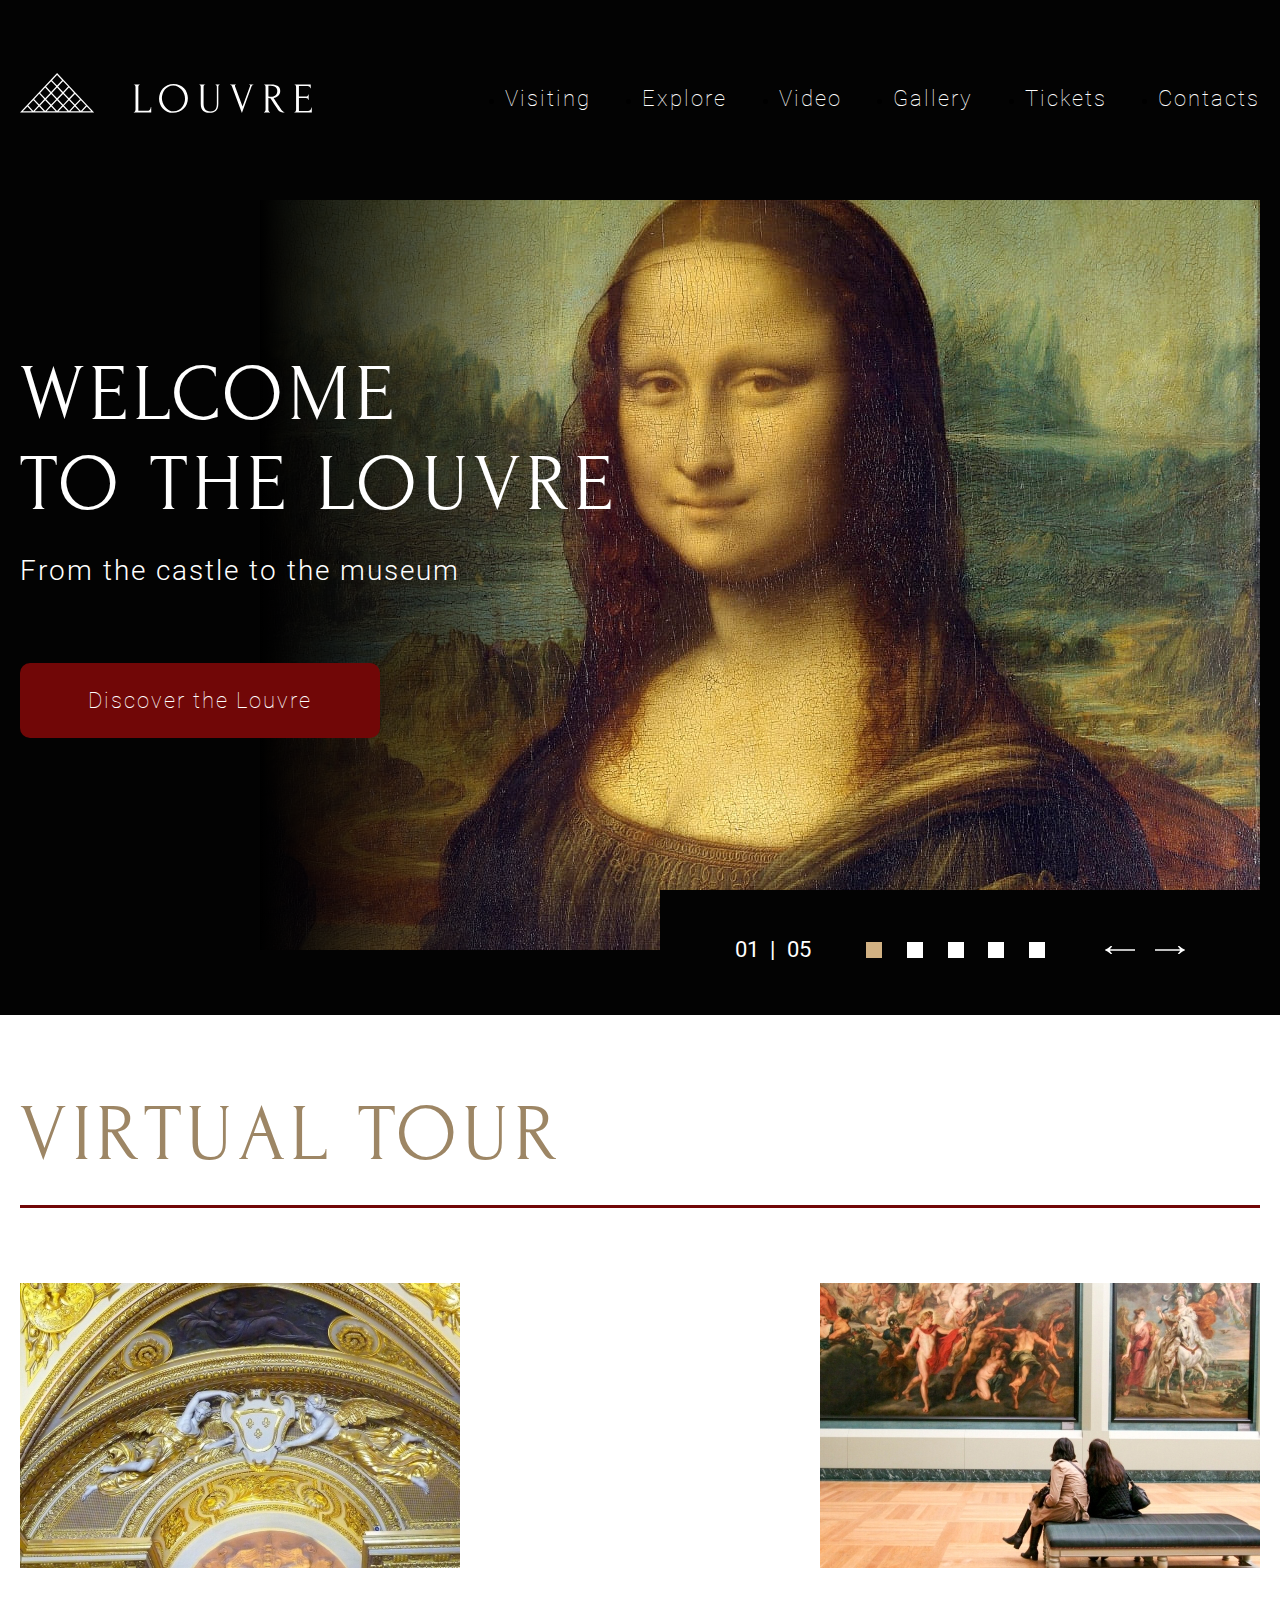
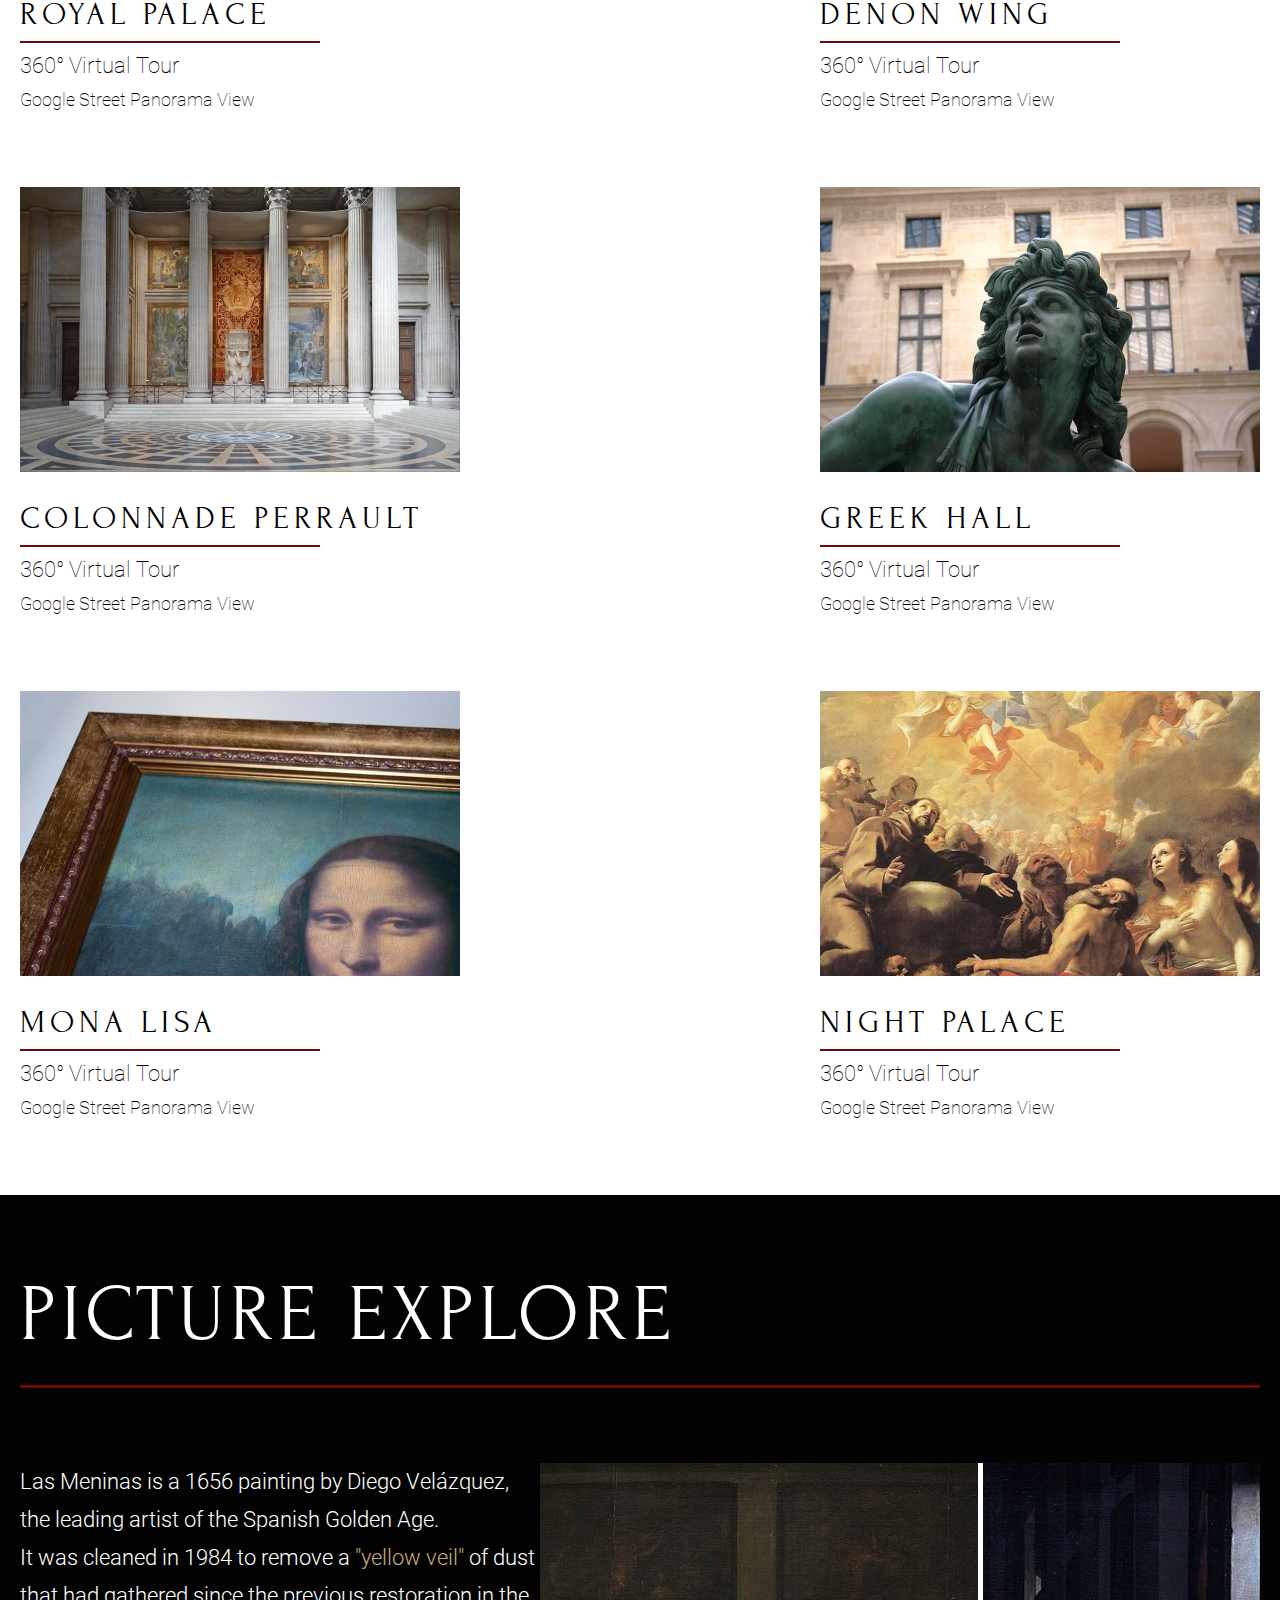
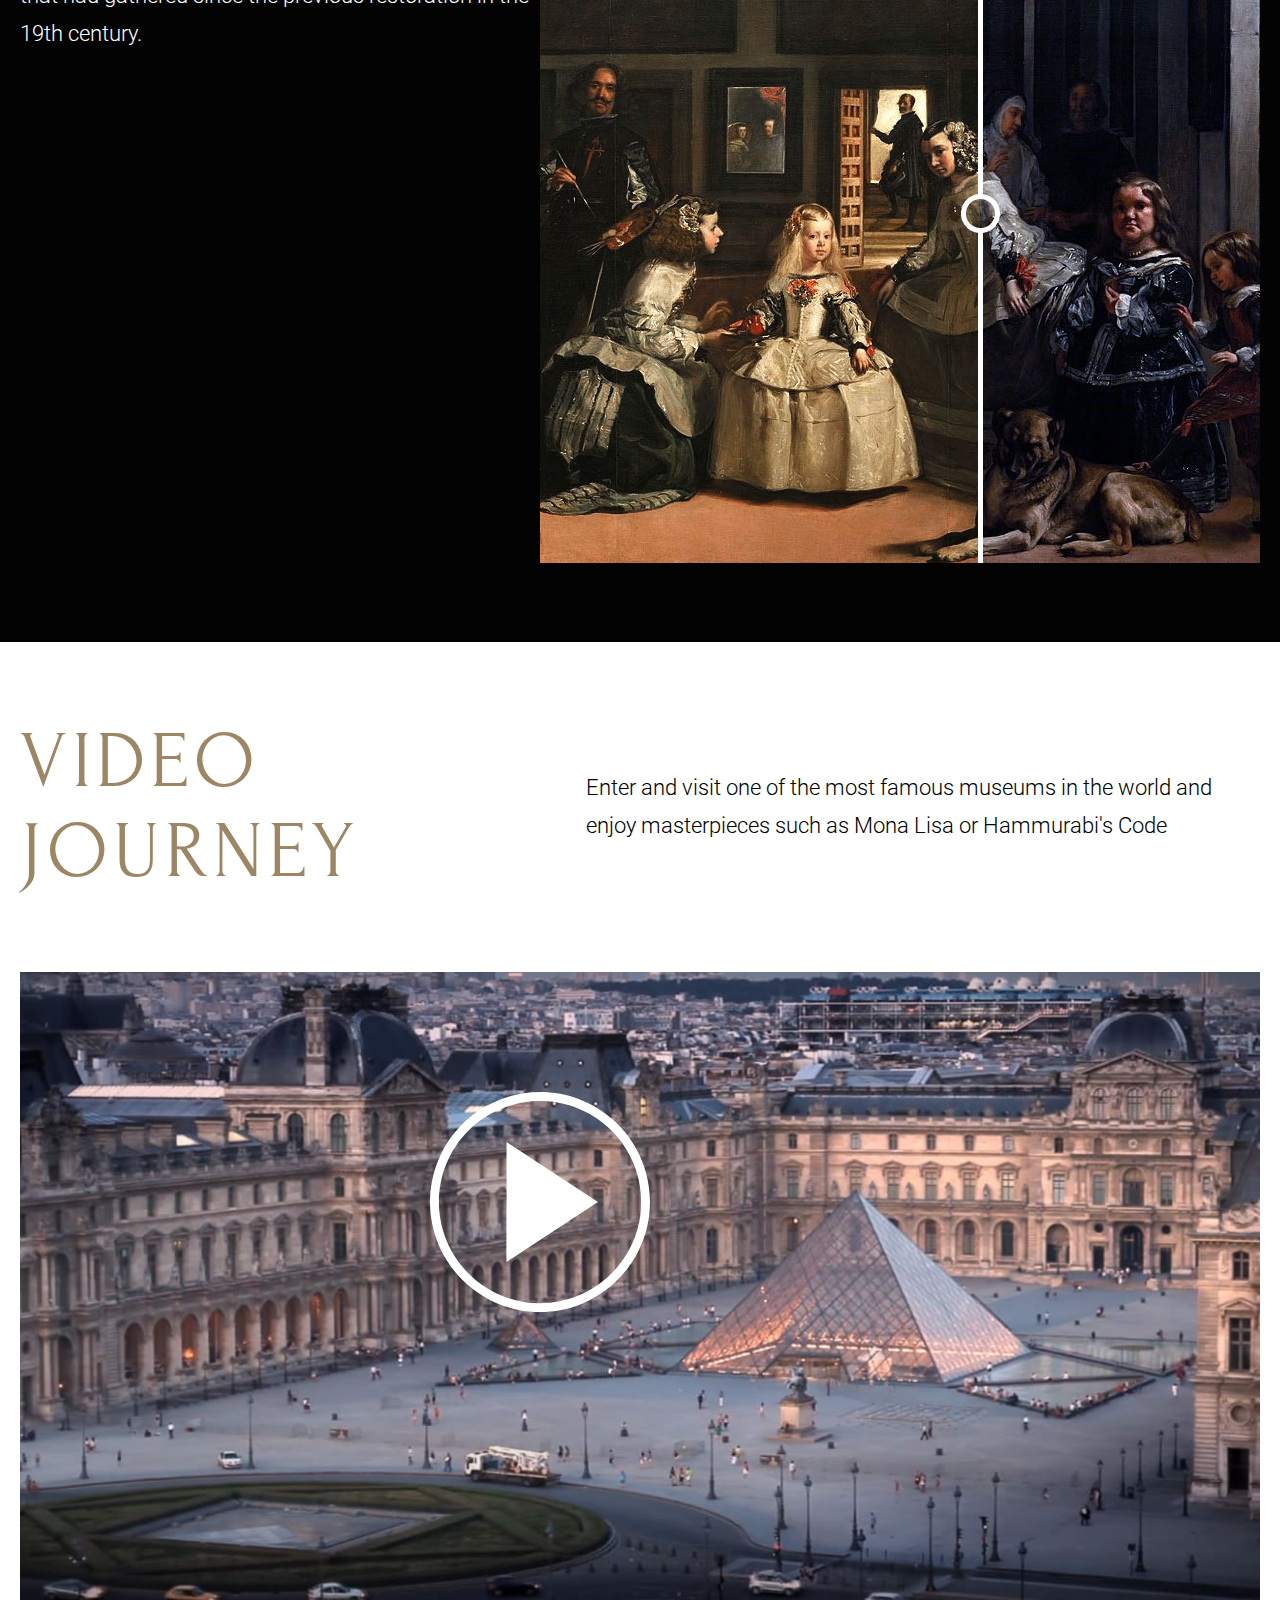
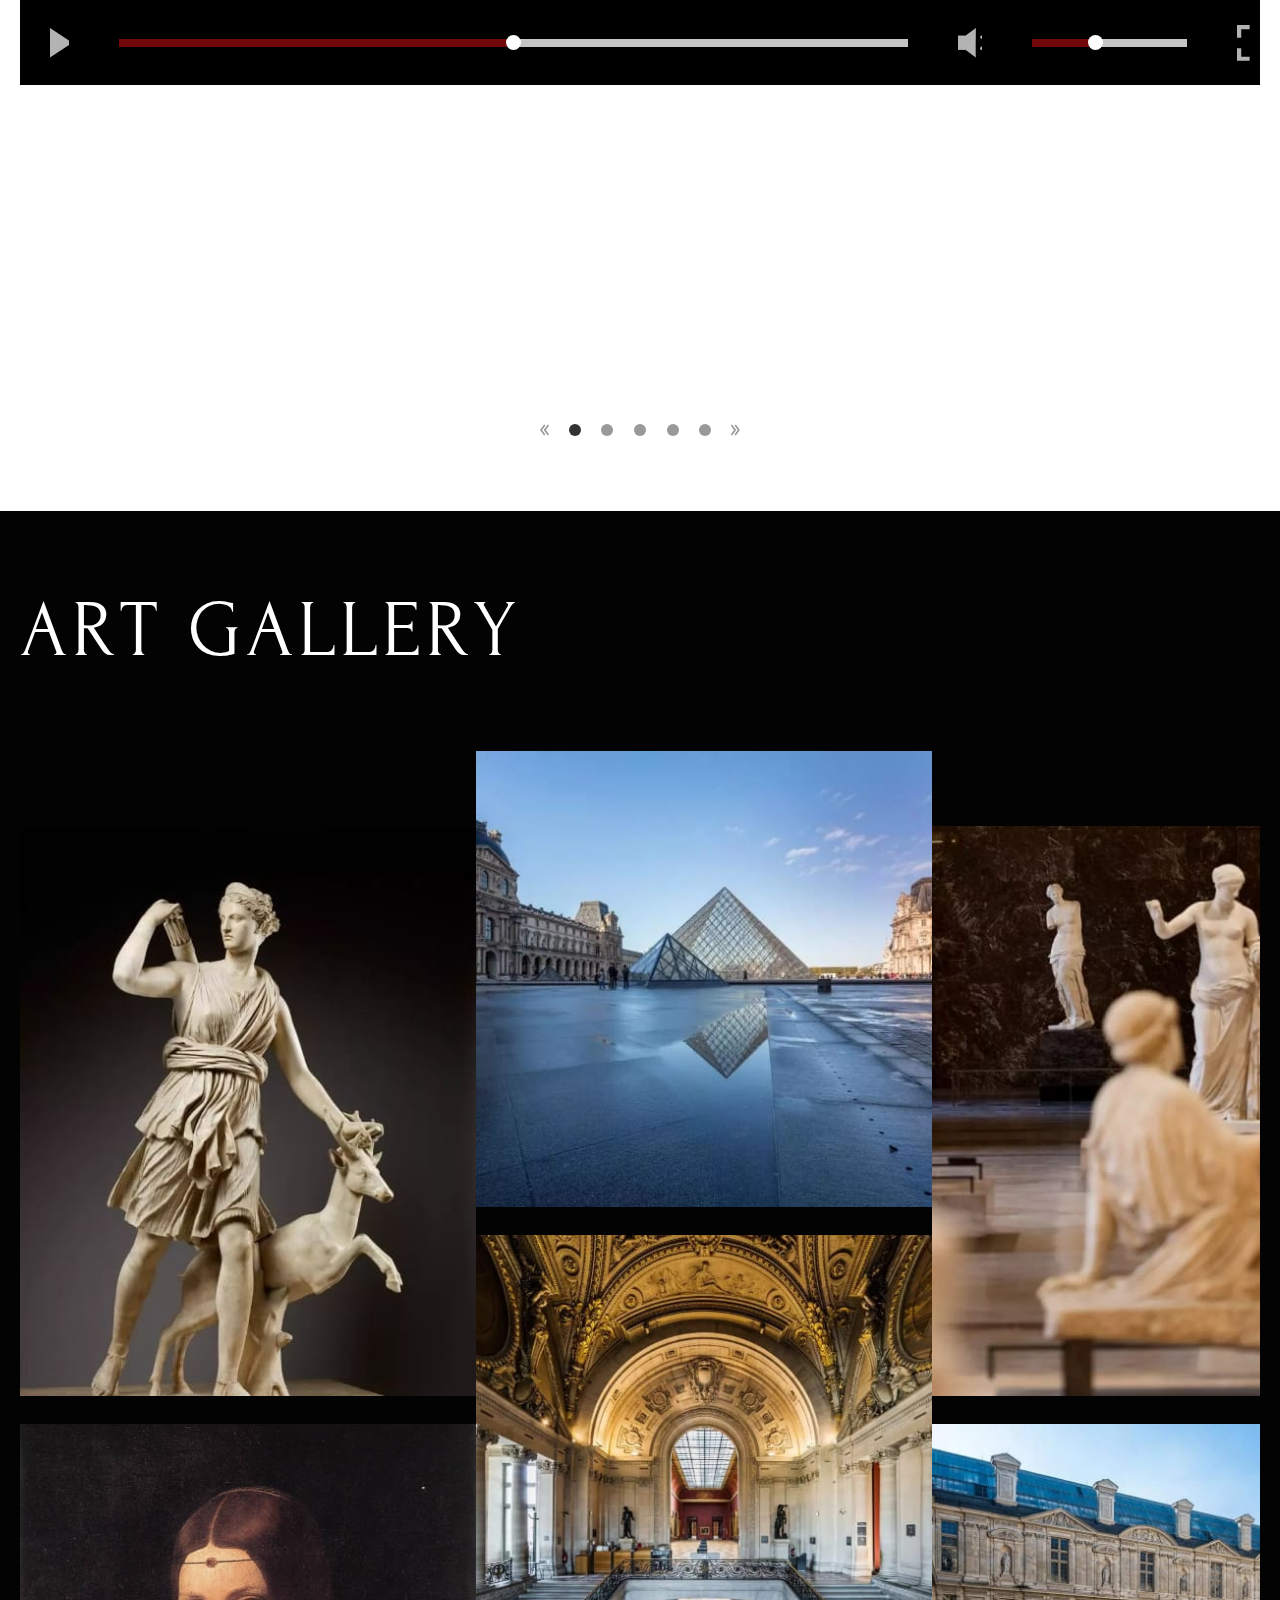
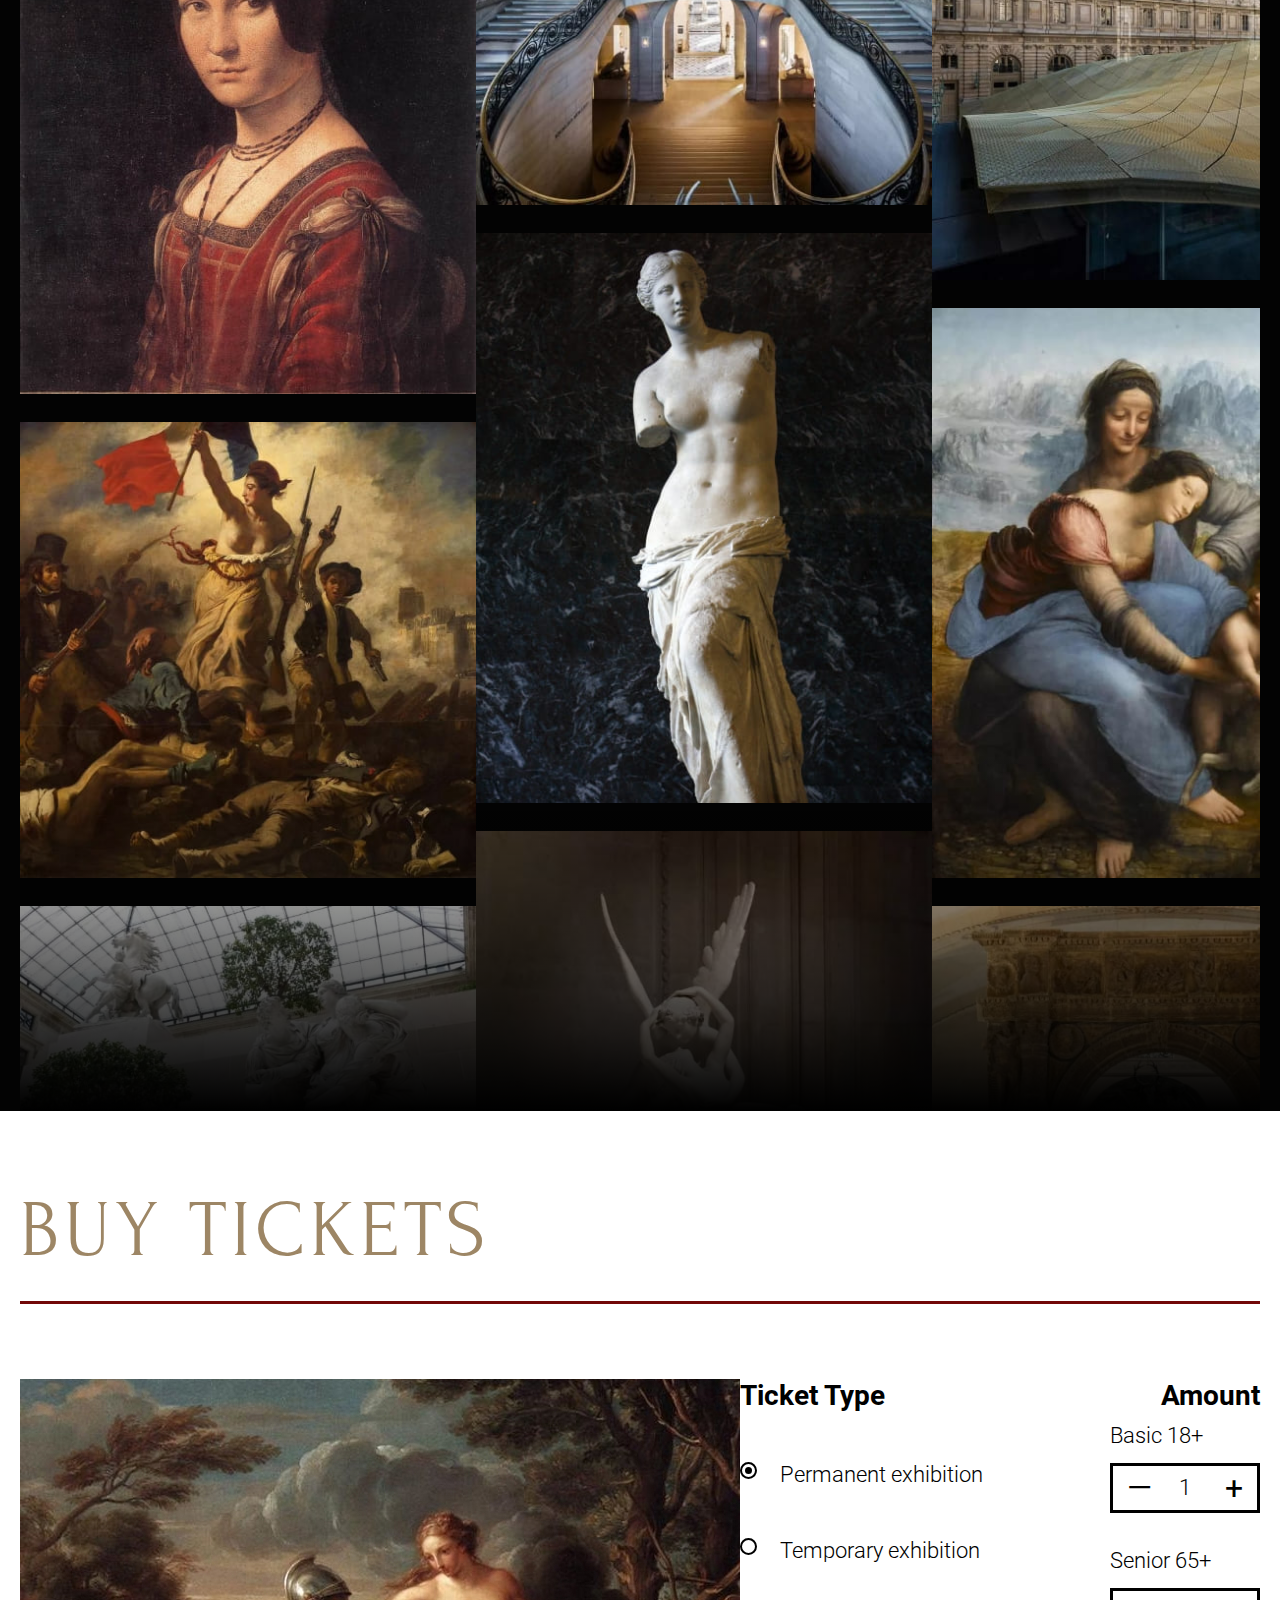
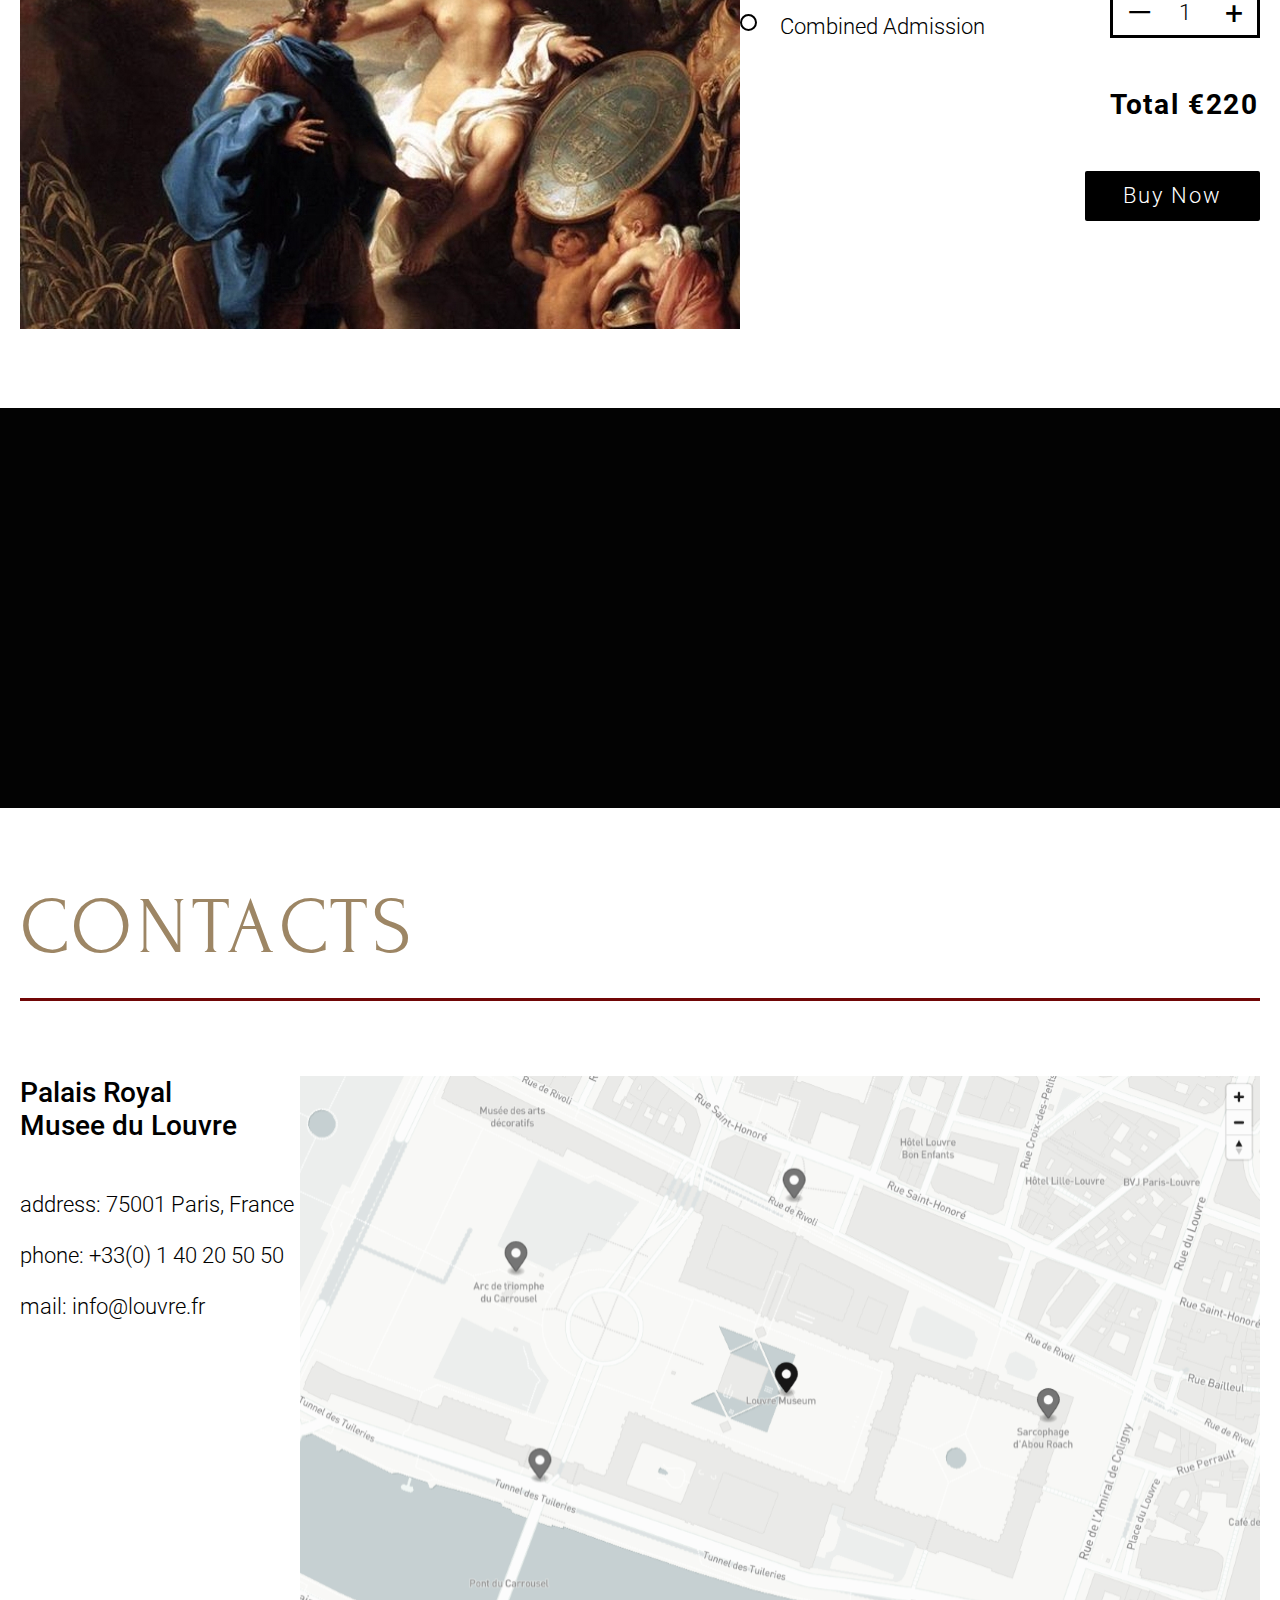
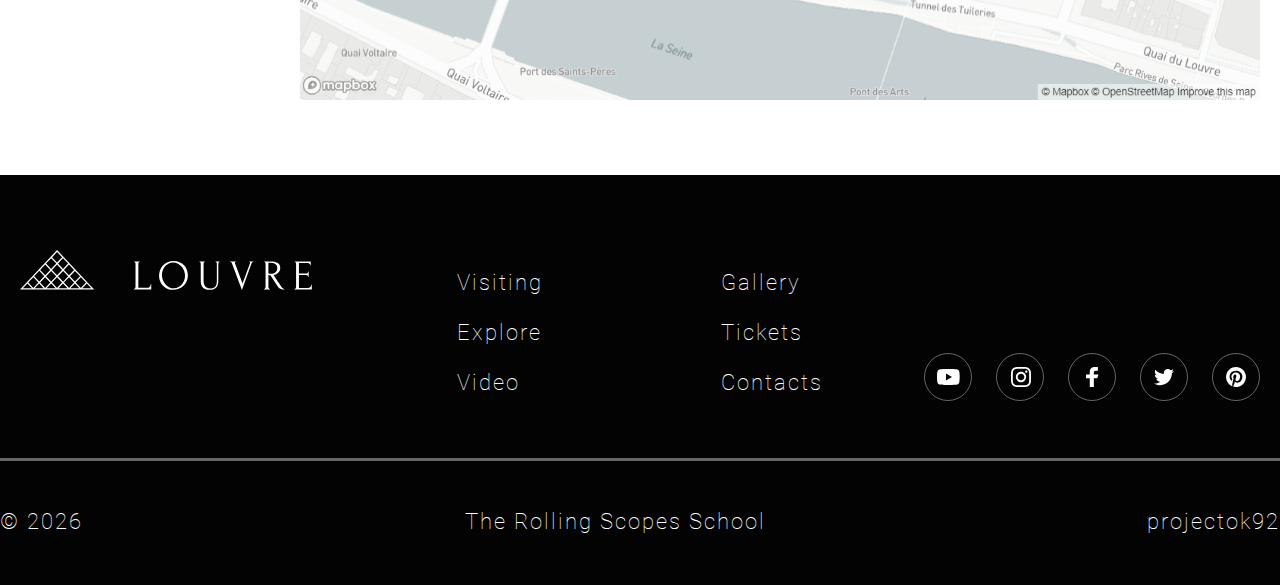
<file: museum/index.html>
<!DOCTYPE html>
<html lang="en">
<head>
  <meta http-equiv="X-UA-Compatible" content="IE=edge">
  <meta name="viewport" content="width=device-width, initial-scale=1.0">
  <title>Museum</title>
  <meta charset="UTF-8">
  <link rel="stylesheet" href="./style.css">
  <link rel="shortcut icon" href="./assets/favicon.png" type="image/x-icon">

</head>
<body>
  <h1 class="visuallyhidden">Louvre</h1>
  <div class="wrapper">
    <header class="header" id="top">
      <div class="container header-container">
        <a class="logo-link" href="https://www.louvre.fr/"><img src="./assets/svg/logo.svg" alt="logo" class="logo"></a>
        <nav class="main-menu-nav">
          <ul class="main-menu">
            <li class="menu-item"><a class="menu-link" href="#visiting">Visiting</a></li>
            <li class="menu-item"><a class="menu-link" href="#explore">Explore</a></li>
            <li class="menu-item"><a class="menu-link" href="#video">Video</a></li>
            <li class="menu-item"><a class="menu-link" href="#gallery">Gallery</a></li>
            <li class="menu-item"><a class="menu-link" href="#tickets">Tickets</a></li>
            <li class="menu-item"><a class="menu-link" href="#contacts">Contacts</a></li>
          </ul>
        </nav>

        <nav class="burger-menu-nav">
          <div id="menuToggle">
            <input id="menu-checkbox" type="checkbox" />
            <span></span>
            <span></span>
            <span></span>
            
            <ul id="menu">
              <li class="menu-item"><a class="menu-link" href="#visiting">Visiting<img src="./assets/svg/menu-item-arrow.svg" alt="menu item arrow"></a></li>
              <li class="menu-item"><a class="menu-link" href="#explore">Explore<img src="./assets/svg/menu-item-arrow.svg" alt="menu item arrow"></a></li>
              <li class="menu-item"><a class="menu-link" href="#video">Video<img src="./assets/svg/menu-item-arrow.svg" alt="menu item arrow"></a></li>
              <li class="menu-item"><a class="menu-link" href="#gallery">Gallery<img src="./assets/svg/menu-item-arrow.svg" alt="menu item arrow"></a></li>
              <li class="menu-item"><a class="menu-link" href="#tickets">Tickets<img src="./assets/svg/menu-item-arrow.svg" alt="menu item arrow"></a></li>
              <li class="menu-item"><a class="menu-link" href="#contacts">Contacts<img src="./assets/svg/menu-item-arrow.svg" alt="menu item arrow"></a></li>
            </ul>
          </div>
        </nav>
      </div>
    </header>

    <main>
      <section class="section welcome-section" id="welcome">
        <div class="container">
          <div class="main-text">
            <h2 class="main-heading">welcome<br>to the Louvre</h2>
            <p class="main-description">From the castle to the museum</p>
            <div class="main-btn">
              <a href="./tours/discover.html"
                class="btn-link"
                target="blank">
                Discover the Louvre
              </a>
            </div>
          </div>
          <div class="gradient-filter"></div>

          <div class="welcome-slider">
            <div class="slider-imgs">
              <div class="slide active-slide slide1" style="background-image: url('./assets/img/welcome-slider/1.jpg');"></div>
              <div class="slide slide2" style="background-image: url('./assets/img/welcome-slider/2.jpeg');"></div>
              <div class="slide slide3" style="background-image: url('./assets/img/welcome-slider/3.jpeg');"></div>
              <div class="slide slide4" style="background-image: url('./assets/img/welcome-slider/4.jpeg');"></div>
              <div class="slide slide5" style="background-image: url('./assets/img/welcome-slider/5.jpeg');"></div>
            </div>
            <div class="slider-ctrls">
              <p class="slide-number"><span class="current-slide-fraction">01</span><span class="text-devider">|</span><span class="total-slides">05</span></p>
              <div class="slider-bullets">
                <div class="slider-bullet active-slide-bullet"></div>
                <div class="slider-bullet"></div>
                <div class="slider-bullet"></div>
                <div class="slider-bullet"></div>
                <div class="slider-bullet"></div>
              </div>
              <div class="slider-btns">
                <button class="slider-btn prev slider-btn-prev">
                  <img src="./assets/img/welcome-slider/left.svg" alt="previous image">
                </button>
                <button class="slider-btn next slider-btn-next">
                  <img src="./assets/img/welcome-slider/right.svg" alt="next image">
                </button>
              </div>

            </div>
          </div>

        </div>
      </section>

      <section class="section visiting-section" id="visiting">
        <div class="container">
          <h2 class="gold section-title">Virtual tour</h2>
          <hr class="main-line">
          <div class="tiles">

            <div class="tile">
              <a class="tour-link" href="./tours/tour1.html"
                  target="_blank">
                  <img class="tile-img" src="./assets/img/royal_palace.jpg" alt="Royal Palace">
                  <h3>Royal Palace</h3>
                  <hr class="additional-line">
                  <p class="tour-description">360° Virtual Tour</p>
                  <p class="small-tour-description">Google Street Panorama View</p>
                </a>
            </div>

            <div class="tile">
              <a class="tour-link" href="./tours/tour2.html"
                target="_blank">
                <img class="tile-img" src="./assets/img/denon_wing.jpg" alt="Denon Wing">
                <h3>Denon Wing</h3>
                <hr class="additional-line">
                <p class="tour-description">360° Virtual Tour</p>
                <p class="small-tour-description">Google Street Panorama View</p>
              </a>
            </div>

            <div class="tile">
                <a class="tour-link" href="./tours/tour3.html"
                   target="_blank">
                   <img class="tile-img" src="./assets/img/colonnade_perrault.jpg" alt="Colonnade Perrault">
                  <h3 class="less-letter-spacing">Colonnade Perrault</h3>
                  <hr class="additional-line">
                  <p class="tour-description">360° Virtual Tour</p>
                  <p class="small-tour-description">Google Street Panorama View</p>
                </a>
            </div>

            <div class="tile">
                <a class="tour-link" href="./tours/tour4.html"
                  target="_blank">
                  <img class="tile-img" src="./assets/img/greek_hall.jpg" alt="Greek hall">
                  <h3>Greek hall</h3>
                  <hr class="additional-line">
                  <p class="tour-description">360° Virtual Tour</p>
                  <p class="small-tour-description">Google Street Panorama View</p>
                </a>
            </div>

            <div class="tile">
                <a class="tour-link" href="./tours/tour5.html"
                  target="_blank">
                  <img class="tile-img" src="./assets/img/mona_lisa.jpg" alt="Mona Lisa">
                  <h3>Mona Lisa</h3>
                  <hr class="additional-line">
                  <p class="tour-description">360° Virtual Tour</p>
                  <p class="small-tour-description">Google Street Panorama View</p>
                </a>
            </div>

            <div class="tile">
                <a class="tour-link" href="./tours/tour6.html"
                  target="_blank">
                  <img class="tile-img" src="./assets/img/night_palace.jpg" alt="Night Palace">
                  <h3>Night Palace</h3>
                  <hr class="additional-line">
                  <p class="tour-description">360° Virtual Tour</p>
                  <p class="small-tour-description">Google Street Panorama View</p>
                </a>
            </div>
          </div>
        </div>
      </section>

      <section class="section explore-section" id="explore">
        <div class="container two-halfs-div">
          <h2 class="section-title">Picture explore</h2>
          <hr class="main-line red">
          <div class="to-flex">
            <div class="one-half-div">
              <p>Las Meninas is a 1656 painting by Diego Velázquez, the leading artist of the Spanish Golden Age.<br>
              It was cleaned in 1984 to remove a <span class="yellow">"yellow veil"</span> of dust that had gathered since the previous restoration in the 19th century.</p>
            </div>
            <div class="to-center">
              <img class="big-pic" src="./assets/img/Temp_slider.jpg" alt="Picture explore">
            </div>
          </div>

        </div>
      </section>

      <section class="section video-section" id="video">
        <div class="container video-container">
          <div class="top-side">
            <h2 class="section-title gold">Video journey</h2>
            <p>Enter and visit one of the most famous museums in the world and enjoy masterpieces such as Mona Lisa or Hammurabi's Code</p>
          </div>

          <video
            class="video"
            src="https://youtu.be/zp1BXPX8jcU"
            poster="assets/video/poster0.jpg">Not suppotred
          </video>
          <button class="big-play-btn">
            <img src="./assets/video/play_big.svg" alt="play button">
          </button>

          <div class="video-controls">
            <!-- <button class="video-btn">
              <img src="./assets/video/bacw.svg" alt="backward button">
            </button> -->
            <button class="video-btn play-btn">
              <img src="./assets/video/play.svg" alt="play button">
            </button>
            <!-- <button class="video-btn">
              <img src="./assets/video/forw.svg" alt="forward button">
            </button> -->
            <input type="range" value="50" min="0" max="100" step="0.5" class="progress range">
            <button class="video-btn volume-btn">
              <img src="./assets/video/vol.svg" alt="volume button">
            </button>
            <input type="range" value="40" min="0" max="100" step="0.5" class="volume range">
            <button class="video-btn full-screen-btn">
              <img src="./assets/video/full_screen.svg" alt="full screen button">
            </button>
          </div>

          <div class="video-slider">
            <iframe width="452" height="254" loading="lazy" src="https://www.youtube.com/embed/aWmJ5DgyWPI"
            title="YouTube video"
            allow="accelerometer; autoplay; clipboard-write; encrypted-media; gyroscope; picture-in-picture"
            allowfullscreen></iframe>

            <iframe width="452" height="254" loading="lazy" src="https://www.youtube.com/embed/Vi5D6FKhRmo"
            title="YouTube video"
            allow="accelerometer; autoplay; clipboard-write; encrypted-media; gyroscope; picture-in-picture"
            allowfullscreen></iframe>

            <iframe width="452" height="254" loading="lazy" src="https://www.youtube.com/embed/NOhDysLnTvY"
            title="YouTube video"
            allow="accelerometer; autoplay; clipboard-write; encrypted-media; gyroscope; picture-in-picture"
            allowfullscreen></iframe>
          </div>

          <div class="video-slider-controls">
            <button class="video-slider-btn">
              <svg width="10" height="12" viewBox="0 0 10 12" fill="none" xmlns="http://www.w3.org/2000/svg">
                <path fill-rule="evenodd" clip-rule="evenodd" d="M5.4777 0.219168C5.87773 0.564178 5.94259 1.19347 5.62256 1.62473L2.37578 6.00004L5.62256 10.3753C5.94259 10.8066 5.87773 11.4359 5.4777 11.7809C5.07766 12.1259 4.49394 12.056 4.17391 11.6247L0 6.00004L4.17391 0.375342C4.49394 -0.0559202 5.07766 -0.125842 5.4777 0.219168ZM9.65184 0.219168C10.0519 0.564178 10.1167 1.19347 9.7967 1.62473L6.54992 6.00004L9.7967 10.3753C10.1167 10.8066 10.0519 11.4359 9.65184 11.7809C9.2518 12.1259 8.66808 12.056 8.34805 11.6247L4.17414 6.00004L8.34805 0.375342C8.66808 -0.0559202 9.2518 -0.125842 9.65184 0.219168Z"/>
              </svg>
              <!-- <img src="./assets/video/stroke_left.svg" alt="previous page"> -->
            </button>
            <div class="video-slider-bullets">
              <div class="video-slider-bullet active-bullet"></div>
              <div class="video-slider-bullet"></div>
              <div class="video-slider-bullet"></div>
              <div class="video-slider-bullet"></div>
              <div class="video-slider-bullet"></div>
            </div>
            <button class="video-slider-btn">
              <!-- <img src="./assets/video/stroke_right.svg" alt="next page"> -->
              <svg width="10" height="12" viewBox="0 0 10 12" fill="none" xmlns="http://www.w3.org/2000/svg">
                <path fill-rule="evenodd" clip-rule="evenodd" d="M0.348163 0.219168C0.748196 -0.125842 1.33192 -0.0559202 1.65195 0.375342L5.82586 6.00004L1.65194 11.6247C1.33192 12.056 0.748195 12.1259 0.348162 11.7809C-0.0518709 11.4359 -0.116729 10.8066 0.203297 10.3753L3.45008 6.00004L0.203298 1.62473C-0.116728 1.19347 -0.05187 0.564177 0.348163 0.219168ZM4.5223 0.219168C4.92234 -0.125841 5.50606 -0.0559197 5.82609 0.375342L10 6.00004L5.82609 11.6247C5.50606 12.056 4.92234 12.1259 4.5223 11.7809C4.12227 11.4359 4.05741 10.8066 4.37744 10.3753L7.62422 6.00004L4.37744 1.62473C4.05741 1.19347 4.12227 0.564178 4.5223 0.219168Z"/>
              </svg>
            </button>
          </div>

        </div>
      </section>

      <section class="section art-gallery-section" id="gallery">
        <div class="container">
          <h2 class="section-title">Art gallery</h2>
          <div class="gallery-pics">
            <div class="gallery-gradient"></div>

            <div class="pics-col first-col">
              <img src="./assets/img/gallery/gallery2.jpg" alt="Gallery picture" class="gallery-pic">
              <img src="./assets/img/gallery/gallery9.jpg" alt="Gallery picture" class="gallery-pic">
              <img src="./assets/img/gallery/gallery4.jpg" alt="Gallery picture" class="gallery-pic">
              <img src="./assets/img/gallery/gallery6.jpg" alt="Gallery picture" class="gallery-pic">
              <img src="./assets/img/gallery/gallery13.jpg" alt="Gallery picture" class="gallery-pic">
            </div>

            <div class="pics-col">
              <img src="./assets/img/gallery/gallery1.jpg" alt="Gallery picture" class="gallery-pic">
              <img src="./assets/img/gallery/gallery8.jpg" alt="Gallery picture" class="gallery-pic">
              <img src="./assets/img/gallery/gallery3.jpg" alt="Gallery picture" class="gallery-pic">
              <img src="./assets/img/gallery/gallery5.jpg" alt="Gallery picture" class="gallery-pic">
              <img src="./assets/img/gallery/gallery11.jpg" alt="Gallery picture" class="gallery-pic">
            </div>

            <div class="pics-col third-col">
              <img src="./assets/img/gallery/gallery7.jpg" alt="Gallery picture" class="gallery-pic">
              <img src="./assets/img/gallery/gallery10.jpg" alt="Gallery picture" class="gallery-pic">
              <img src="./assets/img/gallery/gallery15.jpg" alt="Gallery picture" class="gallery-pic">
              <img src="./assets/img/gallery/gallery12.jpg" alt="Gallery picture" class="gallery-pic">
              <img src="./assets/img/gallery/gallery14.jpg" alt="Gallery picture" class="gallery-pic">
            </div>
          </div>
        </div>
      </section>

      <section class="section tickets-section" id="tickets">

        <div class="container">
          <h2 class="section-title gold">Buy tickets</h2>
          <hr class="main-line red">
          <div class="two-halfs-div">
            <div class="">
              <img src="./assets/img/buy_tickets_pic.jpg" alt="buy tickets picture">
            </div>
            <div class="one-half-div two-halfs-div">
              <div class="ticket-type">
                <form class="ticket-type-form">
                  <h4 class="ticket-subheadings">Ticket Type</h4>
                  <div class="radio-options">
                    
                    <label for="permanent-exhibition">Permanent exhibition
                      <input class="radio" type="radio" id="permanent-exhibition"
                             name="ticket" value="ticket" checked>
                        <span class="checkmark"></span>

                    </label>
                    
                    <label for="temporary-exhibition">Temporary exhibition
                      <input class="radio" type="radio" id="temporary-exhibition"
                             name="ticket" value="ticket">
                        <span class="checkmark"></span>
                    </label>
               
                    <label for="combined-admission">Combined Admission
                      <input class="radio" type="radio" id="combined-admission"
                            name="ticket" value="ticket">
                            <span class="checkmark"></span>
                    </label>
                  </div>
                </form>

              </div>
              <div class="amount">
                  <div class="amount-settings">
                    <h4 class="ticket-subheadings right">Amount</h4>

                    <div class="basic-ticket">
                      <p>Basic 18+</p>
                      <div class="number-of-tickets">
                        <button class="amount-btn" type="button"
                          onclick="this.nextElementSibling.stepDown()">
                          —
                        </button>
                        <input type="number" min="0" max="100" value="1" readonly class="number">
                        <button class="amount-btn" type="button"
                          onclick="this.previousElementSibling.stepUp()">
                          +
                        </button>
                      </div>
                    </div>
    
                    <div class="senior-ticket">
                      <p>Senior 65+</p>
                      <div class="number-of-tickets">
                        <button class="amount-btn" type="button"
                          onclick="this.nextElementSibling.stepDown()">
                          —
                        </button>
                        <input type="number" min="0" max="100" value="1" readonly class="number">
                        <button class="amount-btn" type="button"
                          onclick="this.previousElementSibling.stepUp()">
                          +
                        </button>
                      </div>

                      <div class="total">
                        <p>Total €<span>220</span> </p>
                      </div>

                  </div>
                  <button class="buy-now ripple">Buy Now</button>
                </div>
              </div>
            </div>
          </div>
        </div>
      </section>

      <div class="parallax"></div>

      <section class="section contacts-section" id="contacts">
        <div class="container">
          <h2 class="section-title gold">Contacts</h2>
          <hr class="main-line">

          <div class="address-content">
            <div class="contacts-address">
              <h5 class="address-subheading">
                Palais Royal<br>
                Musee du Louvre
              </h5>
              <address>
                <ul>
                  <li>
                    address: <a href="https://goo.gl/maps/JsLUpCQYGSVAxZsWA" target="_blank">75001 Paris, France</a>
                  </li>
                  <li>
                    phone: <a href="tel:+33(0)140205050">+33(0) 1 40 20 50 50</a>
                  </li>
                  <li>
                    mail: <a href="mailto:info@louvre.fr">info@louvre.fr</a>
                  </li>
                </ul>

  
              </address>
            </div>

            <a href="https://goo.gl/maps/qDhsv3KDrQ4GZ1BCA" target="_blank">
              <img src="./assets/img/map.png" alt="Map">
            </a>
          </div>
        </div>
      </section>

      <div class="popup-background hidden delay">
        <div class="popup-container hidden">

          <div class="close-cross">
            <svg width="27" height="27" viewBox="0 0 27 27" fill="none" xmlns="http://www.w3.org/2000/svg">
              <path d="M1 1L26 26" stroke="#030303"/>
              <path d="M26 1L1 26" stroke="#030303"/>
            </svg>
          </div>
            
          <div class="form-side-left">
            <svg width="85" height="41" viewBox="0 0 85 41" fill="none" xmlns="http://www.w3.org/2000/svg">
              <path d="M0 41L42.5 0L85 41H0ZM71.1751 40.3828H83.1745L77.1793 34.6113L71.1751 40.3828ZM57.3062 40.3828H69.3056L63.3104 34.6113L57.3062 40.3828ZM43.4353 40.3828H55.4367L49.4345 34.6113L43.4353 40.3828ZM29.5404 40.3828H41.5907L35.5656 34.6113L29.5404 40.3828ZM15.6015 40.3828H27.6019L21.6067 34.6113L15.6015 40.3828ZM1.81255 40.3828H13.9129L7.91767 34.6133L1.81255 40.3828ZM36.1691 34.0261L42.449 40.1854L48.783 34.0789L42.453 27.9574L36.1691 34.0261ZM64.2966 33.6402C64.2053 33.7189 64.1456 33.8278 64.1285 33.9469C64.1115 34.066 64.1381 34.1873 64.2036 34.2883V34.4159L64.2946 34.4648L68.9339 39.018L70.2978 40.1695L76.6167 34.0779L70.4307 28.1249H70.0679L64.2966 33.6402ZM22.2962 34.0281L28.6281 40.1326L34.958 34.0281L28.6281 27.9056L22.2962 34.0281ZM50.033 34.0281L56.4618 40.1306L62.7918 34.0281L56.4618 27.9076L50.033 34.0281ZM8.42726 34.0281L14.7552 40.1306L15.1998 39.7119L20.6285 34.4817C20.6998 34.4276 20.7576 34.3578 20.7975 34.2777C20.8373 34.1977 20.8582 34.1095 20.8583 34.0201C20.8567 33.9246 20.8327 33.8308 20.7881 33.7463C20.7435 33.6618 20.6796 33.5889 20.6015 33.5336C19.5264 32.5216 18.4502 31.4738 17.3711 30.427L15.7584 28.8677L14.7592 27.9056L8.42726 34.0281ZM15.3617 27.3393L21.7886 33.5296L21.9834 33.1866L27.6349 27.7261C27.7182 27.6504 27.7734 27.5489 27.7915 27.4379C27.8096 27.327 27.7897 27.2132 27.7348 27.115V26.9854L27.6349 26.8996L22.1393 21.6555C22.0482 21.5616 21.945 21.4802 21.8325 21.4132L21.6327 21.2926L15.3617 27.3393ZM43.699 26.9844C43.6423 27.0277 43.5948 27.082 43.5595 27.144C43.5241 27.206 43.5016 27.2744 43.4932 27.3453C43.4921 27.4283 43.5084 27.5106 43.5409 27.587C43.5734 27.6633 43.6215 27.7321 43.6821 27.7889L48.8949 32.8506C49.0288 32.9962 49.1946 33.1547 49.3945 33.3292L49.6063 33.5216L55.9323 27.423L49.1996 20.9785V21.6844L43.699 26.9844ZM57.0653 27.3832L63.3973 33.4897L69.7272 27.3832L63.3973 21.2786L57.0653 27.3832ZM29.2316 27.3832L35.5556 33.4817L36.0691 33.0241L36.8975 32.2345C38.3763 30.8268 39.9061 29.3721 41.4159 27.8478C41.4897 27.7976 41.5505 27.7307 41.5934 27.6525C41.6363 27.5744 41.66 27.4872 41.6627 27.3981C41.6649 27.302 41.6442 27.2066 41.6024 27.12C41.5605 27.0333 41.4987 26.9578 41.4219 26.8996C39.7002 25.2586 38.0516 23.6844 36.4259 22.0922L35.5586 21.2836L29.2316 27.3832ZM22.2972 20.6465L28.6291 26.7491L34.959 20.6465L28.6291 14.5221L22.2972 20.6465ZM36.1681 20.6465L42.452 26.7361L48.782 20.6316L42.498 14.5251L36.1681 20.6465ZM50.037 20.6465L56.3689 26.7341L62.6988 20.6276L56.3669 14.54L50.037 20.6465ZM49.2436 8.07857C49.2251 8.10788 49.2014 8.13355 49.1737 8.15433C47.3171 9.97283 45.4636 11.7714 43.5861 13.551C43.5031 13.624 43.4475 13.723 43.4284 13.8317C43.4093 13.9404 43.4279 14.0524 43.4812 14.1492V14.2788L43.5811 14.3715L49.0078 19.6157L49.4874 20.0284L55.8064 13.9528L49.4454 7.75654L49.2436 8.07857ZM29.2306 13.9428L35.5476 20.0324L35.9472 19.7084L41.5098 14.3486C41.6001 14.269 41.6595 14.1604 41.6777 14.0416C41.696 13.9229 41.6719 13.8015 41.6097 13.6986V13.5689L41.5098 13.4892L35.6385 7.85923L29.2306 13.9428ZM36.5558 6.91905C36.4665 7.01021 36.4151 7.13162 36.4118 7.25899C36.4085 7.38636 36.4535 7.51031 36.5378 7.606L42.452 13.2938L48.784 7.18725L42.6679 1.32099H42.3042L36.5558 6.91905Z" fill="#9D8665"/>
            </svg>
            <h3 class="booking-title gold">
              Booking tickets
            </h3>
            <p class="booking-description">
              Tour to Louvre
            </p>

            <hr class="booking-hr">
              
            <form class="ticket-info-form">
              <div class="date-time">
                <div class="date-container">
                  <svg width="15" height="15" viewBox="0 0 15 15" fill="none" xmlns="http://www.w3.org/2000/svg">
                    <path d="M13.585 1.21691H12.0982V0.498732C12.0982 0.36646 12.045 0.239613 11.9502 0.146082C11.8555 0.052552 11.7269 0 11.5929 0C11.4589 0 11.3303 0.052552 11.2356 0.146082C11.1408 0.239613 11.0875 0.36646 11.0875 0.498732V1.21292H3.91146V0.498732C3.91146 0.36646 3.85822 0.239613 3.76345 0.146082C3.66868 0.052552 3.54014 0 3.40611 0C3.27208 0 3.14354 0.052552 3.04877 0.146082C2.954 0.239613 2.90075 0.36646 2.90075 0.498732V1.21292H1.415C1.04059 1.21292 0.681447 1.35937 0.416228 1.62018C0.151009 1.88099 0.00133717 2.2349 0 2.6044V3.85619H14.996V2.6044C14.9936 2.23629 14.844 1.884 14.5798 1.62417C14.3155 1.36433 13.958 1.21795 13.585 1.21691Z" fill="#030303"/>
                    <path d="M0 13.6086C0.00133717 13.9781 0.151009 14.3321 0.416228 14.5929C0.681447 14.8537 1.04059 15.0001 1.415 15.0001H13.585C13.9594 15.0001 14.3186 14.8537 14.5838 14.5929C14.849 14.3321 14.9987 13.9781 15 13.6086V4.93066H0V13.6086ZM7.075 11.8681C7.11993 11.3986 7.26002 10.9428 7.48695 10.5278C7.71388 10.1128 8.02302 9.74698 8.396 9.45219C9.09541 8.72802 9.27835 8.50359 9.27835 7.93903C9.27835 7.51011 9.16616 7.17497 8.67192 7.17497C8.17769 7.17497 8.02709 7.53206 8.00384 8.10261H7.11138C7.08791 7.88932 7.11245 7.67355 7.18324 7.4707C7.25404 7.26785 7.36934 7.08292 7.52092 6.92914C7.6725 6.77535 7.85662 6.6565 8.06013 6.58105C8.26364 6.5056 8.48151 6.47542 8.6982 6.49268C8.90216 6.46457 9.10993 6.48291 9.30559 6.54629C9.50126 6.60966 9.67963 6.71641 9.82704 6.85833C9.97446 7.00025 10.087 7.17357 10.156 7.36504C10.2251 7.55652 10.2488 7.76103 10.2254 7.96295C10.2254 8.63226 10.0232 8.98738 9.26016 9.72451C8.78529 10.1283 8.40375 10.628 8.1413 11.1898H10.382L10.2567 11.9189H7.075V11.8681ZM4.67657 6.96749C5.047 6.91625 5.39635 6.76662 5.68728 6.5346H6.30281V11.9209H5.38104V7.53207C5.14897 7.58541 4.91179 7.61417 4.67354 7.61785L4.67657 6.96749Z" fill="#030303"/>
                  </svg>
                  <input type="text" name="Date" id="date-picker" placeholder="Date" onfocus="(this.type='date')" onblur="(this.type='text')">
                  <svg width="17" height="17" viewBox="0 0 17 17" fill="none" xmlns="http://www.w3.org/2000/svg">
                    <path d="M8.49028 0.000490287C6.80951 0.00241447 5.16704 0.5026 3.77048 1.4378C2.37393 2.37301 1.28597 3.70125 0.644144 5.25464C0.00231959 6.80804 -0.164562 8.51684 0.164589 10.1651C0.49374 11.8133 1.30415 13.327 2.49338 14.5147C3.68261 15.7024 5.19727 16.5109 6.8459 16.838C8.49454 17.1651 10.2031 16.996 11.7557 16.3523C13.3083 15.7085 14.6352 14.6188 15.5686 13.2211C16.5021 11.8234 17.0002 10.1803 17 8.49953C16.9994 7.3827 16.7787 6.27691 16.3507 5.24535C15.9227 4.21379 15.2957 3.27665 14.5055 2.48743C13.7153 1.69821 12.7773 1.07239 11.7452 0.645678C10.7131 0.218965 9.6071 -0.000276686 8.49028 0.000490287ZM8.80653 11.7166L4.11814 6.78396H13.4959L8.80653 11.7166Z" fill="#030303"/>
                  </svg>                  
                </div>

                <div class="time-container">
                  <svg width="15" height="15" viewBox="0 0 15 15" fill="none" xmlns="http://www.w3.org/2000/svg">
                    <path d="M7.49142 1.76945e-06C6.00839 0.00169958 4.55915 0.443039 3.32689 1.26822C2.09464 2.0934 1.13468 3.26537 0.568362 4.63602C0.00204669 6.00666 -0.145202 7.51442 0.145226 8.96874C0.435653 10.4231 1.15072 11.7586 2.20004 12.8066C3.24936 13.8546 4.58582 14.568 6.0405 14.8566C7.49518 15.1452 9.00276 14.9961 10.3727 14.428C11.7426 13.86 12.9134 12.8985 13.737 11.6652C14.5607 10.4319 15.0002 8.98218 15 7.49915C14.9994 6.51371 14.8048 5.53802 14.4271 4.62782C14.0495 3.71762 13.4962 2.89073 12.799 2.19436C12.1017 1.49799 11.2741 0.945796 10.3634 0.569285C9.45277 0.192773 8.47685 -0.000674971 7.49142 1.76945e-06ZM10.4004 10.0192C10.3273 10.1214 10.2166 10.1904 10.0926 10.211C9.9686 10.2316 9.84152 10.2022 9.73927 10.1291L6.95478 8.14311V3.93588C6.9492 3.87048 6.95726 3.80465 6.97846 3.74253C6.99965 3.68041 7.03353 3.62336 7.07792 3.57501C7.12232 3.52667 7.17627 3.48806 7.23636 3.46166C7.29645 3.43526 7.36139 3.42162 7.42702 3.42162C7.49266 3.42162 7.55758 3.43526 7.61768 3.46166C7.67777 3.48806 7.73172 3.52667 7.77611 3.57501C7.82051 3.62336 7.85438 3.68041 7.87558 3.74253C7.89677 3.80465 7.90483 3.87048 7.89925 3.93588V7.65713L10.2862 9.36063C10.3372 9.39608 10.3808 9.44124 10.4143 9.49353C10.4479 9.54581 10.4709 9.60421 10.4819 9.66537C10.4929 9.72652 10.4917 9.78923 10.4785 9.84994C10.4652 9.91065 10.4402 9.96816 10.4047 10.0192H10.4004Z" fill="#030303"/>
                  </svg>                    
                  <input type="text" name="Date" id="time-picker" placeholder="Time" onfocus="(this.type='time')" onblur="(this.type='text')">
                  <svg width="17" height="17" viewBox="0 0 17 17" fill="none" xmlns="http://www.w3.org/2000/svg">
                    <path d="M8.49028 0.000490287C6.80951 0.00241447 5.16704 0.5026 3.77048 1.4378C2.37393 2.37301 1.28597 3.70125 0.644144 5.25464C0.00231959 6.80804 -0.164562 8.51684 0.164589 10.1651C0.49374 11.8133 1.30415 13.327 2.49338 14.5147C3.68261 15.7024 5.19727 16.5109 6.8459 16.838C8.49454 17.1651 10.2031 16.996 11.7557 16.3523C13.3083 15.7085 14.6352 14.6188 15.5686 13.2211C16.5021 11.8234 17.0002 10.1803 17 8.49953C16.9994 7.3827 16.7787 6.27691 16.3507 5.24535C15.9227 4.21379 15.2957 3.27665 14.5055 2.48743C13.7153 1.69821 12.7773 1.07239 11.7452 0.645678C10.7131 0.218965 9.6071 -0.000276686 8.49028 0.000490287ZM8.80653 11.7166L4.11814 6.78396H13.4959L8.80653 11.7166Z" fill="#030303"/>
                  </svg>
                </div>
              </div>

              <div class="name-container">
                <svg width="13" height="15" viewBox="0 0 13 15" fill="none" xmlns="http://www.w3.org/2000/svg">
                  <path d="M7.9017 9.45749C7.9017 9.43118 7.91838 9.40973 7.91838 9.38536V7.71004C7.91142 7.66336 7.90132 7.61714 7.88815 7.57165C8.54145 7.19251 9.07974 6.66291 9.45149 6.03359C9.82325 5.40426 10.016 4.69625 10.0114 3.97732C10.0114 1.78058 8.4385 0 6.49976 0C4.56101 0 2.98813 1.77961 2.98813 3.97732C3.00484 4.69886 3.21494 5.40495 3.59918 6.03088C3.98343 6.6568 4.52954 7.18253 5.18746 7.55993C5.1719 7.60906 5.1604 7.65926 5.15306 7.71004V9.3834C5.1558 9.39688 5.15928 9.41023 5.16348 9.42338C2.19283 9.76643 -0.000244141 11.2751 -0.000244141 12.7672C-0.000244141 14.464 2.90891 15 6.49976 15C10.0906 15 12.9998 14.464 12.9998 12.7672C12.9987 11.3131 10.7952 9.84635 7.9017 9.45749Z" fill="#030303"/>
                </svg>
                <input type="text" name="Name" id="name" placeholder="Name">
              </div>

              <div class="email-container">
                <svg width="15" height="11" viewBox="0 0 15 11" fill="none" xmlns="http://www.w3.org/2000/svg">
                  <path d="M14.443 0.000245271H0.554862C0.481958 8.78986e-05 0.409744 0.0163595 0.342363 0.0481753C0.274982 0.0799912 0.213762 0.126701 0.162211 0.185623C0.11066 0.244546 0.0697941 0.314543 0.0419587 0.391559C0.0141232 0.468575 -0.000136697 0.551124 9.87603e-07 0.634453V10.366C-0.000136697 10.4493 0.0141232 10.5319 0.0419587 10.6089C0.0697941 10.6859 0.11066 10.7559 0.162211 10.8148C0.213762 10.8737 0.274982 10.9204 0.342363 10.9522C0.409744 10.9841 0.481958 11.0004 0.554862 11.0002H14.443C14.516 11.0004 14.5884 10.9841 14.6559 10.9523C14.7234 10.9205 14.7847 10.8738 14.8364 10.8149C14.8882 10.7561 14.9292 10.6861 14.9573 10.6091C14.9853 10.5321 14.9999 10.4494 15 10.366V0.634453C14.9999 0.551012 14.9853 0.468406 14.9573 0.391377C14.9292 0.314347 14.8882 0.244369 14.8364 0.185478C14.7847 0.126587 14.7234 0.0799255 14.6559 0.0481389C14.5884 0.0163523 14.516 8.82793e-05 14.443 0.000245271ZM13.6688 2.88578L7.83908 6.73878H7.37931L1.55173 2.88698C1.48634 2.84354 1.42908 2.7858 1.38322 2.71706C1.33735 2.64832 1.30378 2.56994 1.28443 2.48638C1.26507 2.40281 1.2603 2.31567 1.2704 2.23C1.28049 2.14432 1.30525 2.06177 1.34326 1.98703C1.38127 1.91229 1.43179 1.84686 1.49193 1.79443C1.55207 1.74201 1.62065 1.70364 1.69377 1.68152C1.76688 1.65939 1.84309 1.65394 1.91804 1.66548C1.993 1.67702 2.06523 1.70532 2.13062 1.74876L7.60815 5.37005L13.0857 1.74876C13.1511 1.70532 13.2233 1.67702 13.2983 1.66548C13.3732 1.65394 13.4494 1.65939 13.5225 1.68152C13.5956 1.70364 13.6642 1.74201 13.7244 1.79443C13.7845 1.84686 13.835 1.91229 13.873 1.98703C13.9111 2.06177 13.9358 2.14432 13.9459 2.23C13.956 2.31567 13.9512 2.40281 13.9319 2.48638C13.9125 2.56994 13.8789 2.64832 13.8331 2.71706C13.7872 2.7858 13.73 2.84354 13.6646 2.88698L13.6688 2.88578Z" fill="#030303"/>
                </svg>
                <input type="email" name="E-mail" id="email" placeholder="E-mail">
              </div>

              <div class="phone-container">
                <svg width="14" height="23" viewBox="0 0 14 23" fill="none" xmlns="http://www.w3.org/2000/svg">
                  <path d="M12.3738 0H1.62824C1.19674 0.00106214 0.783231 0.167559 0.478113 0.463097C0.172995 0.758634 0.00109658 1.15916 0 1.57711V21.4229C0.00109658 21.8408 0.172995 22.2414 0.478113 22.5369C0.783231 22.8324 1.19674 22.9989 1.62824 23H12.3738C12.8051 22.9989 13.2184 22.8324 13.5232 22.5368C13.828 22.2412 13.9995 21.8406 14 21.4229V1.57711C13.9995 1.15935 13.828 0.758814 13.5232 0.463219C13.2184 0.167625 12.8051 0.00106404 12.3738 0ZM3.94496 21.1845H2.19003C2.0347 21.1845 1.88573 21.1247 1.7759 21.0183C1.66606 20.9119 1.60436 20.7677 1.60436 20.6172C1.60436 20.4668 1.66606 20.3225 1.7759 20.2161C1.88573 20.1097 2.0347 20.0499 2.19003 20.0499H3.94496C4.10029 20.0499 4.24926 20.1097 4.35909 20.2161C4.46893 20.3225 4.53063 20.4668 4.53063 20.6172C4.53063 20.7677 4.46893 20.9119 4.35909 21.0183C4.24926 21.1247 4.10029 21.1845 3.94496 21.1845ZM3.94496 19.023H2.19003C2.03497 19.023 1.88627 18.9634 1.77663 18.8572C1.66699 18.751 1.6054 18.6069 1.6054 18.4567C1.6054 18.3066 1.66699 18.1625 1.77663 18.0563C1.88627 17.9501 2.03497 17.8904 2.19003 17.8904H3.94496C4.10002 17.8904 4.24872 17.9501 4.35836 18.0563C4.468 18.1625 4.5296 18.3066 4.5296 18.4567C4.5296 18.6069 4.468 18.751 4.35836 18.8572C4.24872 18.9634 4.10002 19.023 3.94496 19.023ZM3.94496 16.8635H2.19003C2.0347 16.8635 1.88573 16.8037 1.7759 16.6974C1.66606 16.591 1.60436 16.4467 1.60436 16.2962C1.60436 16.1458 1.66606 16.0015 1.7759 15.8951C1.88573 15.7887 2.0347 15.729 2.19003 15.729H3.94496C4.10029 15.729 4.24926 15.7887 4.35909 15.8951C4.46893 16.0015 4.53063 16.1458 4.53063 16.2962C4.53063 16.4467 4.46893 16.591 4.35909 16.6974C4.24926 16.8037 4.10029 16.8635 3.94496 16.8635ZM3.94496 14.702H2.19003C2.0347 14.702 1.88573 14.6423 1.7759 14.5359C1.66606 14.4295 1.60436 14.2852 1.60436 14.1347C1.60436 13.9843 1.66606 13.84 1.7759 13.7336C1.88573 13.6272 2.0347 13.5674 2.19003 13.5674H3.94496C4.10029 13.5674 4.24926 13.6272 4.35909 13.7336C4.46893 13.84 4.53063 13.9843 4.53063 14.1347C4.53063 14.2852 4.46893 14.4295 4.35909 14.5359C4.24926 14.6423 4.10029 14.702 3.94496 14.702ZM7.87747 21.1855H6.12461C5.96928 21.1855 5.82031 21.1257 5.71048 21.0193C5.60065 20.913 5.53894 20.7687 5.53894 20.6182C5.53894 20.4678 5.60065 20.3235 5.71048 20.2171C5.82031 20.1107 5.96928 20.0509 6.12461 20.0509H7.87747C8.03279 20.0509 8.18176 20.1107 8.2916 20.2171C8.40143 20.3235 8.46313 20.4678 8.46313 20.6182C8.46313 20.7687 8.40143 20.913 8.2916 21.0193C8.18176 21.1257 8.03279 21.1855 7.87747 21.1855ZM7.87747 19.024H6.12461C6.04784 19.024 5.97181 19.0093 5.90088 18.9809C5.82995 18.9524 5.7655 18.9107 5.71121 18.8581C5.65692 18.8056 5.61386 18.7431 5.58448 18.6744C5.5551 18.6057 5.53998 18.5321 5.53998 18.4577C5.53998 18.3834 5.5551 18.3097 5.58448 18.241C5.61386 18.1723 5.65692 18.1099 5.71121 18.0573C5.7655 18.0047 5.82995 17.963 5.90088 17.9346C5.97181 17.9061 6.04784 17.8915 6.12461 17.8915H7.87747C7.95424 17.8915 8.03026 17.9061 8.10119 17.9346C8.17212 17.963 8.23658 18.0047 8.29086 18.0573C8.34515 18.1099 8.38822 18.1723 8.4176 18.241C8.44698 18.3097 8.4621 18.3834 8.4621 18.4577C8.4621 18.5321 8.44698 18.6057 8.4176 18.6744C8.38822 18.7431 8.34515 18.8056 8.29086 18.8581C8.23658 18.9107 8.17212 18.9524 8.10119 18.9809C8.03026 19.0093 7.95424 19.024 7.87747 19.024ZM7.87747 16.8645H6.12461C5.96928 16.8645 5.82031 16.8048 5.71048 16.6984C5.60065 16.592 5.53894 16.4477 5.53894 16.2972C5.53894 16.1468 5.60065 16.0025 5.71048 15.8961C5.82031 15.7897 5.96928 15.73 6.12461 15.73H7.87747C8.03279 15.73 8.18176 15.7897 8.2916 15.8961C8.40143 16.0025 8.46313 16.1468 8.46313 16.2972C8.46313 16.4477 8.40143 16.592 8.2916 16.6984C8.18176 16.8048 8.03279 16.8645 7.87747 16.8645ZM7.87747 14.703H6.12461C6.0477 14.703 5.97154 14.6884 5.90048 14.6598C5.82943 14.6313 5.76486 14.5895 5.71048 14.5369C5.6561 14.4842 5.61295 14.4217 5.58352 14.3528C5.55409 14.284 5.53894 14.2102 5.53894 14.1357C5.53894 14.0612 5.55409 13.9875 5.58352 13.9187C5.61295 13.8498 5.6561 13.7873 5.71048 13.7346C5.76486 13.6819 5.82943 13.6401 5.90048 13.6116C5.97154 13.5831 6.0477 13.5685 6.12461 13.5685H7.87747C7.95438 13.5685 8.03053 13.5831 8.10159 13.6116C8.17265 13.6401 8.23721 13.6819 8.2916 13.7346C8.34598 13.7873 8.38912 13.8498 8.41856 13.9187C8.44799 13.9875 8.46313 14.0612 8.46313 14.1357C8.46313 14.2102 8.44799 14.284 8.41856 14.3528C8.38912 14.4217 8.34598 14.4842 8.2916 14.5369C8.23721 14.5895 8.17265 14.6313 8.10159 14.6598C8.03053 14.6884 7.95438 14.703 7.87747 14.703ZM11.81 21.1865H10.055C9.89971 21.1865 9.75074 21.1267 9.64091 21.0204C9.53107 20.914 9.46937 20.7697 9.46937 20.6192C9.46937 20.4688 9.53107 20.3245 9.64091 20.2181C9.75074 20.1117 9.89971 20.052 10.055 20.052H11.81C11.9653 20.052 12.1143 20.1117 12.2241 20.2181C12.3339 20.3245 12.3956 20.4688 12.3956 20.6192C12.3956 20.7697 12.3339 20.914 12.2241 21.0204C12.1143 21.1267 11.9653 21.1865 11.81 21.1865ZM11.81 19.025H10.055C9.89998 19.025 9.75128 18.9653 9.64164 18.8591C9.532 18.753 9.47041 18.6089 9.47041 18.4587C9.47041 18.3085 9.532 18.1645 9.64164 18.0583C9.75128 17.9521 9.89998 17.8925 10.055 17.8925H11.81C11.965 17.8925 12.1137 17.9521 12.2234 18.0583C12.333 18.1645 12.3946 18.3085 12.3946 18.4587C12.3946 18.6089 12.333 18.753 12.2234 18.8591C12.1137 18.9653 11.965 19.025 11.81 19.025ZM11.81 16.8655H10.055C9.97813 16.8655 9.90197 16.8509 9.83091 16.8223C9.75985 16.7938 9.69529 16.7521 9.64091 16.6994C9.58652 16.6467 9.54338 16.5842 9.51395 16.5153C9.48452 16.4465 9.46937 16.3727 9.46937 16.2982C9.46937 16.2237 9.48452 16.15 9.51395 16.0812C9.54338 16.0123 9.58652 15.9498 9.64091 15.8971C9.69529 15.8444 9.75985 15.8026 9.83091 15.7741C9.90197 15.7456 9.97813 15.731 10.055 15.731H11.81C11.8869 15.731 11.963 15.7456 12.0341 15.7741C12.1052 15.8026 12.1697 15.8444 12.2241 15.8971C12.2785 15.9498 12.3216 16.0123 12.3511 16.0812C12.3805 16.15 12.3956 16.2237 12.3956 16.2982C12.3956 16.3727 12.3805 16.4465 12.3511 16.5153C12.3216 16.5842 12.2785 16.6467 12.2241 16.6994C12.1697 16.7521 12.1052 16.7938 12.0341 16.8223C11.963 16.8509 11.8869 16.8655 11.81 16.8655ZM11.81 14.704H10.055C9.89971 14.704 9.75074 14.6442 9.64091 14.5379C9.53107 14.4315 9.46937 14.2872 9.46937 14.1367C9.46937 13.9863 9.53107 13.842 9.64091 13.7356C9.75074 13.6292 9.89971 13.5695 10.055 13.5695H11.81C11.9653 13.5695 12.1143 13.6292 12.2241 13.7356C12.3339 13.842 12.3956 13.9863 12.3956 14.1367C12.3956 14.2872 12.3339 14.4315 12.2241 14.5379C12.1143 14.6442 11.9653 14.704 11.81 14.704ZM12.433 12.2619H1.56905V1.85171H12.4299L12.433 12.2619Z" fill="#030303"/>
                </svg>
                <input type="tel" name="Phone" id="phone" placeholder="Phone">
              </div>

              <div class="ticket-type-container">
                <svg width="15" height="15" viewBox="0 0 15 15" fill="none" xmlns="http://www.w3.org/2000/svg">
                  <path fill-rule="evenodd" clip-rule="evenodd" d="M8.33333 5.41667H12.5V3.75H8.33333V5.41667ZM8.33333 11.25H12.5V9.58333H8.33333V11.25ZM13.3333 15H1.66667C0.75 15 0 14.25 0 13.3333V1.66667C0 0.75 0.75 0 1.66667 0H13.3333C14.25 0 15 0.75 15 1.66667V13.3333C15 14.25 14.25 15 13.3333 15ZM2.5 6.66667H6.66667V2.5H2.5V6.66667ZM3.33333 3.33333H5.83333V5.83333H3.33333V3.33333ZM2.5 12.5H6.66667V8.33333H2.5V12.5ZM3.33333 9.16667H5.83333V11.6667H3.33333V9.16667Z" fill="#030303"/>
                </svg>
                <select id="ticket-type" name="TicketType">
                  <option selected disabled="disabled">Ticket Type</option>
                  <option value="permanent">Permanent exhibition</option>
                  <option id="different-bg" value="temporary">Temporary exhibition</option>
                  <option value="combined">Combined Admission</option>
                </select>
                <svg width="17" height="17" viewBox="0 0 17 17" fill="none" xmlns="http://www.w3.org/2000/svg">
                  <path d="M8.49028 0.000490287C6.80951 0.00241447 5.16704 0.5026 3.77048 1.4378C2.37393 2.37301 1.28597 3.70125 0.644144 5.25464C0.00231959 6.80804 -0.164562 8.51684 0.164589 10.1651C0.49374 11.8133 1.30415 13.327 2.49338 14.5147C3.68261 15.7024 5.19727 16.5109 6.8459 16.838C8.49454 17.1651 10.2031 16.996 11.7557 16.3523C13.3083 15.7085 14.6352 14.6188 15.5686 13.2211C16.5021 11.8234 17.0002 10.1803 17 8.49953C16.9994 7.3827 16.7787 6.27691 16.3507 5.24535C15.9227 4.21379 15.2957 3.27665 14.5055 2.48743C13.7153 1.69821 12.7773 1.07239 11.7452 0.645678C10.7131 0.218965 9.6071 -0.000276686 8.49028 0.000490287ZM8.80653 11.7166L4.11814 6.78396H13.4959L8.80653 11.7166Z" fill="#030303"/>
                </svg>
              </div>

              <div class="ticket-number">
                <h4 class="form-title gold">
                  Entry ticket
                </h4>
                <hr class="booking-hr-mini">

                <div class="basic-ticket-form">
                  <p>Basic 18+ (20 €)</p>
                  <div class="number-of-tickets-form">
                    <button class="amount-btn-form" type="button"
                      onclick="this.nextElementSibling.stepDown()">
                      —
                    </button>
                    <input type="number" min="0" max="100" value="2" readonly class="number">
                    <button class="amount-btn-form" type="button"
                      onclick="this.previousElementSibling.stepUp()">
                      +
                    </button>
                  </div>
                </div>

                <div class="senior-ticket-form">
                  <p>Senior 65+ (10 €)</p>
                  <div class="number-of-tickets-form">
                    <button class="amount-btn-form" type="button"
                      onclick="this.nextElementSibling.stepDown()">
                      —
                    </button>
                    <input type="number" min="0" max="100" value="2" readonly class="number">
                    <button class="amount-btn-form" type="button"
                      onclick="this.previousElementSibling.stepUp()">
                      +
                    </button>
                  </div>
                </div>
              </div>
            </form>
          </div>

          <div class="form-side-right">
            <div class="mini-louvre-pic"></div>

            <h3 class="overview">
              Overview
            </h3>

            <p class="overview-description">
              Tour to Louvre
            </p>

            <div class="chosen-date">
              <svg width="15" height="15" viewBox="0 0 15 15" fill="none" xmlns="http://www.w3.org/2000/svg">
                <path d="M13.585 1.21691H12.0982V0.498732C12.0982 0.36646 12.045 0.239613 11.9502 0.146082C11.8555 0.052552 11.7269 0 11.5929 0C11.4589 0 11.3303 0.052552 11.2356 0.146082C11.1408 0.239613 11.0875 0.36646 11.0875 0.498732V1.21292H3.91146V0.498732C3.91146 0.36646 3.85822 0.239613 3.76345 0.146082C3.66868 0.052552 3.54014 0 3.40611 0C3.27208 0 3.14354 0.052552 3.04877 0.146082C2.954 0.239613 2.90075 0.36646 2.90075 0.498732V1.21292H1.415C1.04059 1.21292 0.681447 1.35937 0.416228 1.62018C0.151009 1.88099 0.00133717 2.2349 0 2.6044V3.85619H14.996V2.6044C14.9936 2.23629 14.844 1.884 14.5798 1.62417C14.3155 1.36433 13.958 1.21795 13.585 1.21691Z" fill="#030303"/>
                <path d="M0 13.6086C0.00133717 13.9781 0.151009 14.3321 0.416228 14.5929C0.681447 14.8537 1.04059 15.0001 1.415 15.0001H13.585C13.9594 15.0001 14.3186 14.8537 14.5838 14.5929C14.849 14.3321 14.9987 13.9781 15 13.6086V4.93066H0V13.6086ZM7.075 11.8681C7.11993 11.3986 7.26002 10.9428 7.48695 10.5278C7.71388 10.1128 8.02302 9.74698 8.396 9.45219C9.09541 8.72802 9.27835 8.50359 9.27835 7.93903C9.27835 7.51011 9.16616 7.17497 8.67192 7.17497C8.17769 7.17497 8.02709 7.53206 8.00384 8.10261H7.11138C7.08791 7.88932 7.11245 7.67355 7.18324 7.4707C7.25404 7.26785 7.36934 7.08292 7.52092 6.92914C7.6725 6.77535 7.85662 6.6565 8.06013 6.58105C8.26364 6.5056 8.48151 6.47542 8.6982 6.49268C8.90216 6.46457 9.10993 6.48291 9.30559 6.54629C9.50126 6.60966 9.67963 6.71641 9.82704 6.85833C9.97446 7.00025 10.087 7.17357 10.156 7.36504C10.2251 7.55652 10.2488 7.76103 10.2254 7.96295C10.2254 8.63226 10.0232 8.98738 9.26016 9.72451C8.78529 10.1283 8.40375 10.628 8.1413 11.1898H10.382L10.2567 11.9189H7.075V11.8681ZM4.67657 6.96749C5.047 6.91625 5.39635 6.76662 5.68728 6.5346H6.30281V11.9209H5.38104V7.53207C5.14897 7.58541 4.91179 7.61417 4.67354 7.61785L4.67657 6.96749Z" fill="#030303"/>
              </svg>
              <p>Friday, August 19</p>
            </div>

            <div class="chosen-time">
              <svg width="15" height="15" viewBox="0 0 15 15" fill="none" xmlns="http://www.w3.org/2000/svg">
                <path d="M7.49142 1.76945e-06C6.00839 0.00169958 4.55915 0.443039 3.32689 1.26822C2.09464 2.0934 1.13468 3.26537 0.568362 4.63602C0.00204669 6.00666 -0.145202 7.51442 0.145226 8.96874C0.435653 10.4231 1.15072 11.7586 2.20004 12.8066C3.24936 13.8546 4.58582 14.568 6.0405 14.8566C7.49518 15.1452 9.00276 14.9961 10.3727 14.428C11.7426 13.86 12.9134 12.8985 13.737 11.6652C14.5607 10.4319 15.0002 8.98218 15 7.49915C14.9994 6.51371 14.8048 5.53802 14.4271 4.62782C14.0495 3.71762 13.4962 2.89073 12.799 2.19436C12.1017 1.49799 11.2741 0.945796 10.3634 0.569285C9.45277 0.192773 8.47685 -0.000674971 7.49142 1.76945e-06ZM10.4004 10.0192C10.3273 10.1214 10.2166 10.1904 10.0926 10.211C9.9686 10.2316 9.84152 10.2022 9.73927 10.1291L6.95478 8.14311V3.93588C6.9492 3.87048 6.95726 3.80465 6.97846 3.74253C6.99965 3.68041 7.03353 3.62336 7.07792 3.57501C7.12232 3.52667 7.17627 3.48806 7.23636 3.46166C7.29645 3.43526 7.36139 3.42162 7.42702 3.42162C7.49266 3.42162 7.55758 3.43526 7.61768 3.46166C7.67777 3.48806 7.73172 3.52667 7.77611 3.57501C7.82051 3.62336 7.85438 3.68041 7.87558 3.74253C7.89677 3.80465 7.90483 3.87048 7.89925 3.93588V7.65713L10.2862 9.36063C10.3372 9.39608 10.3808 9.44124 10.4143 9.49353C10.4479 9.54581 10.4709 9.60421 10.4819 9.66537C10.4929 9.72652 10.4917 9.78923 10.4785 9.84994C10.4652 9.91065 10.4402 9.96816 10.4047 10.0192H10.4004Z" fill="#030303"/>
              </svg>
              <p>16 : 30</p>
            </div>

            <div class="chosen-type">
              <svg width="15" height="15" viewBox="0 0 15 15" fill="none" xmlns="http://www.w3.org/2000/svg">
                <g clip-path="url(#clip0)">
                <path d="M10.9425 4.185L6 9.1275L3.3075 6.4425L2.25 7.5L6 11.25L12 5.25L10.9425 4.185ZM7.5 0C3.36 0 0 3.36 0 7.5C0 11.64 3.36 15 7.5 15C11.64 15 15 11.64 15 7.5C15 3.36 11.64 0 7.5 0ZM7.5 13.5C4.185 13.5 1.5 10.815 1.5 7.5C1.5 4.185 4.185 1.5 7.5 1.5C10.815 1.5 13.5 4.185 13.5 7.5C13.5 10.815 10.815 13.5 7.5 13.5Z" fill="#030303"/>
                </g>
                <defs>
                <clipPath id="clip0">
                <rect width="15" height="15" fill="white"/>
                </clipPath>
                </defs>
              </svg>
              <p>Temporary exhibition</p>
            </div>

            <div class="tickets-summery">
              <div class="ticket-summery">
                <div class="ticket-summery-left">
                  <div class="tickets-summery-number">
                    <p>
                      2
                    </p>
                  </div>
                  <div class="tickets-summery-text">
                    <p>
                      Basic (20 €)
                    </p>
                  </div>
                </div>
                <div class="ticket-summery-right">
                  <p>40 €</p>
                </div>
              </div>

              <div class="tickets-summery">
                <div class="ticket-summery">
                  <div class="ticket-summery-left">
                    <div class="tickets-summery-number">
                      <p>
                        2
                      </p>
                    </div>
                    <div class="tickets-summery-text">
                      <p>
                        Senior (10 €)
                      </p>
                    </div>
                  </div>
                  <div class="ticket-summery-right">
                    <p>20 €</p>
                  </div>
                </div>
              </div>
            </div>

            <hr class="booking-hr-right">

            <div class="booking-total">
              <h4 class="booking-total-heading">
                Total
              </h4>
              <p class="booking-total-sum">
                60 €
              </p>
            </div>

            <div class="cards">
              <form class="card-front">
                <div class="visa"></div>
                <div class="mastercard"></div>

                <div class="card-num">
                  <label class="card-label" for="card-num">Card number</label>
                  <input type="number" name="card-num" id="card-num" required>
                </div>

                <div class="card-expiration">
                  <label class="card-label" for="card-expiration-month">Expiration date</label>
                  <div class="month-date">

                    <div class="card-expiration-month-container">
                      <input type="number" name="card-expiration-month" id="card-expiration-month" value="03" step="1" min="1" max="12" required>
                      <div class="arrows-container">
                        <button class="card-arrow-up">
                          <svg width="7" height="4" viewBox="0 0 7 4" fill="none" xmlns="http://www.w3.org/2000/svg">
                            <path d="M3.00343 0L0.00390625 4H6.00391L3.00343 0Z" fill="#A4A4A3"/>
                          </svg>
                        </button>

                        <button class="card-arrow-down">
                          <svg width="6" height="4" viewBox="0 0 6 4" fill="none" xmlns="http://www.w3.org/2000/svg">
                            <path d="M3.00182 4.00049L6 0.000488281H0L3.00182 4.00049Z" fill="#A4A4A3"/>
                          </svg>
                        </button>
                      </div>
                    </div>

                    <div class="card-expiration-year-container">
                      <input type="number" name="card-expiration-year" id="card-expiration-year" value="2024" step="1" min="2021" max="2050" required>
                      <div class="arrows-container">
                        <button class="card-arrow-up">
                          <svg width="7" height="4" viewBox="0 0 7 4" fill="none" xmlns="http://www.w3.org/2000/svg">
                            <path d="M3.00343 0L0.00390625 4H6.00391L3.00343 0Z" fill="#A4A4A3"/>
                          </svg>
                        </button>
  
                        <button class="card-arrow-down">
                          <svg width="6" height="4" viewBox="0 0 6 4" fill="none" xmlns="http://www.w3.org/2000/svg">
                            <path d="M3.00182 4.00049L6 0.000488281H0L3.00182 4.00049Z" fill="#A4A4A3"/>
                          </svg>
                        </button>
                      </div>
                    </div>
                  </div>

                </div>

                <div class="card-cardholder">
                  <label class="card-label" for="card-cardholder">Cardholder name</label>
                  <input type="text" name="card-cardholder" id="card-cardholder" required>
                </div>

              </form>

              <div class="card-back">
                <div class="black-stripe"></div>

                <div class="cvv">
                  <label for="cvv" class="cvv-label">CVC/CVV</label>
                  <input type="number" name="cvv" id="cvv">
                  <p>The last<br> 
                    3 or 4 digits<br>
                    on back<br>
                    of the card</p>
                </div>
              </div>
            </div>
            <button class="book-btn book-ripple" type="submit">
              Book
            </button>
          </div>
        </div>
      </div>
    </main>

    <footer class="footer">
      <div class="container footer-container">
        <div class="nav-logo-container">
          <a href="https://www.louvre.fr/"><img src="./assets/svg/logo.svg" alt="logo" class="logo footer-logo"></a>

          <nav>
            <ul class="footer-menu right-menu-part">
              <li class="menu-item"><a class="menu-link" href="#visiting">Visiting</a></li>
              <li class="menu-item"><a class="menu-link" href="#explore">Explore</a></li>
              <li class="menu-item"><a class="menu-link" href="#video">Video</a></li>
            </ul>
            <ul class="footer-menu left-menu-part">
              <li class="menu-item"><a class="menu-link" href="#gallery">Gallery</a></li>
              <li class="menu-item"><a class="menu-link" href="#tickets">Tickets</a></li>
              <li class="menu-item"><a class="menu-link" href="#contacts">Contacts</a></li>
            </ul>
          </nav>
        </div>

        <div class="social">
          <a href="https://www.youtube.com/user/louvre" target="_blank">
            <div>
              <!-- <img src="./assets/svg/Youtube.svg" alt="youtube"> -->
              <svg width="23" height="16" viewBox="0 0 23 16" fill="none" xmlns="http://www.w3.org/2000/svg">
                <path d="M9.03 11.38V4.62L14.97 8L9.03 11.38ZM22.23 2.5C22.1026 2.01772 21.8508 1.57733 21.4998 1.22285C21.1488 0.868375 20.711 0.612223 20.23 0.48C18.46 2.98023e-08 11.35 0 11.35 0C11.35 0 4.25 2.98023e-08 2.48 0.48C1.99901 0.612223 1.56115 0.868375 1.21018 1.22285C0.859213 1.57733 0.607431 2.01772 0.48 2.5C2.98023e-08 4.28 0 8 0 8C0 8 2.98023e-08 11.72 0.47 13.5C0.598299 13.9835 0.851586 14.4247 1.20441 14.7793C1.55723 15.1338 1.99717 15.3893 2.48 15.52C4.25 16 11.36 16 11.36 16C11.36 16 18.46 16 20.23 15.52C20.711 15.3878 21.1488 15.1316 21.4998 14.7771C21.8508 14.4227 22.1026 13.9823 22.23 13.5C22.71 11.72 22.71 8 22.71 8C22.71 8 22.71 4.28 22.24 2.5H22.23Z"/>
              </svg>
            </div>
          </a>

          <a href="https://www.instagram.com/museelouvre/" target="_blank">
            <div>
              <!-- <img src="./assets/svg/Instagram.svg" alt="instagram"> -->
              <svg width="21" height="20" viewBox="0 0 21 20" fill="none" xmlns="http://www.w3.org/2000/svg">
                <path d="M12.02 0C13.82 0 14.2 0.0199999 15.12 0.0599999C16.18 0.11 16.91 0.28 17.54 0.53C18.2 0.78 18.76 1.13 19.31 1.68C19.87 2.23 20.21 2.79 20.47 3.45C20.72 4.08 20.88 4.81 20.93 5.88C20.98 6.83 20.99 7.2 20.99 9.2V10.8C20.99 12.8 20.98 13.17 20.93 14.12C20.9143 14.9468 20.7588 15.7651 20.47 16.54C20.21 17.2 19.87 17.76 19.32 18.31C18.76 18.87 18.2 19.21 17.54 19.47C16.91 19.72 16.18 19.88 15.12 19.93C14.17 19.98 13.79 19.99 11.79 19.99H10.2C8.20003 19.99 7.83003 19.98 6.87003 19.93C6.04321 19.9141 5.22502 19.7586 4.45003 19.47C3.78364 19.2195 3.17968 18.8271 2.68003 18.32C2.16784 17.8186 1.77186 17.211 1.52003 16.54C1.23165 15.765 1.07613 14.9468 1.06003 14.12C1.01101 13.0874 0.991 12.0537 1.00003 11.02V8.97C1.00003 7.17 1.02003 6.79 1.06003 5.87C1.11003 4.81 1.28003 4.08 1.52003 3.45C1.78003 2.79 2.12003 2.23 2.68003 1.68C3.17521 1.16743 3.78047 0.774176 4.45003 0.53C5.22448 0.238206 6.04266 0.079305 6.87003 0.0599999C7.79003 0.0199999 8.17003 0 9.97003 0H12.02ZM12.04 1.8H9.95003C8.22003 1.8 7.85003 1.82 6.95003 1.86C5.98003 1.9 5.45003 2.06 5.10003 2.2C4.63003 2.38 4.30003 2.6 3.95003 2.95C3.60003 3.3 3.38003 3.63 3.20003 4.1C3.07003 4.45 2.90003 4.98 2.86003 5.96C2.82003 6.86 2.80003 7.22 2.80003 8.96V11.04C2.80003 12.78 2.82003 13.14 2.86003 14.04C2.90003 15.01 3.06003 15.54 3.20003 15.89C3.38003 16.36 3.60003 16.69 3.95003 17.04C4.30003 17.39 4.63003 17.61 5.10003 17.79C5.45003 17.93 5.98003 18.09 6.96003 18.13C7.93003 18.18 8.28003 18.19 10.44 18.19H11.55C13.72 18.19 14.06 18.18 15.04 18.13C16.01 18.09 16.54 17.93 16.89 17.79C17.36 17.61 17.69 17.39 18.04 17.04C18.39 16.69 18.61 16.36 18.79 15.89C18.93 15.54 19.09 15.01 19.13 14.04C19.18 13.06 19.19 12.72 19.19 10.55V9.45C19.19 7.28 19.18 6.93 19.13 5.95C19.09 4.98 18.93 4.45 18.79 4.1C18.6291 3.66543 18.3728 3.27246 18.04 2.95C17.7178 2.61692 17.3248 2.3606 16.89 2.2C16.2969 1.98317 15.6715 1.86822 15.04 1.86C14.0408 1.81227 13.0404 1.79226 12.04 1.8ZM11 4.86C12.3619 4.86 13.668 5.40101 14.631 6.36401C15.594 7.32701 16.135 8.63311 16.135 9.995C16.135 11.3569 15.594 12.663 14.631 13.626C13.668 14.589 12.3619 15.13 11 15.13C9.63814 15.13 8.33204 14.589 7.36904 13.626C6.40604 12.663 5.86503 11.3569 5.86503 9.995C5.86503 8.63311 6.40604 7.32701 7.36904 6.36401C8.33204 5.40101 9.63814 4.86 11 4.86ZM11 6.66C10.1155 6.66 9.26726 7.01136 8.64183 7.6368C8.0164 8.26223 7.66503 9.1105 7.66503 9.995C7.66503 10.8795 8.0164 11.7278 8.64183 12.3532C9.26726 12.9786 10.1155 13.33 11 13.33C11.8845 13.33 12.7328 12.9786 13.3582 12.3532C13.9837 11.7278 14.335 10.8795 14.335 9.995C14.335 9.1105 13.9837 8.26223 13.3582 7.6368C12.7328 7.01136 11.8845 6.66 11 6.66ZM16.33 3.46C16.6483 3.46 16.9535 3.58643 17.1786 3.81147C17.4036 4.03652 17.53 4.34174 17.53 4.66C17.53 4.97826 17.4036 5.28348 17.1786 5.50853C16.9535 5.73357 16.6483 5.86 16.33 5.86C16.0118 5.86 15.7065 5.73357 15.4815 5.50853C15.2565 5.28348 15.13 4.97826 15.13 4.66C15.13 4.34174 15.2565 4.03652 15.4815 3.81147C15.7065 3.58643 16.0118 3.46 16.33 3.46Z"/>
              </svg>
            </div>
          </a>

          <a href="https://www.facebook.com/museedulouvre" target="_blank">
            <div>
              <!-- <img src="./assets/svg/Facebook.svg" alt="facebook"> -->
              <svg width="13" height="20" viewBox="0 0 13 20" fill="none" xmlns="http://www.w3.org/2000/svg">
                <path d="M3.78 20L3.75 11.25H0V7.5H3.75V5C3.75 1.63 5.84 0 8.85 0C10.29 0 11.53 0.1 11.89 0.15V3.68H9.8C8.17 3.68 7.85 4.46 7.85 5.6V7.5H12.5L11.25 11.25H7.85V20H3.78Z"/>
              </svg>
            </div>
          </a>

          <a href="http://twitter.com/museelouvre" target="_blank">
            <div>
              <!-- <img src="./assets/svg/Twitter.svg" alt="twitter"> -->
              <svg width="20" height="17" viewBox="0 0 20 17" fill="none" xmlns="http://www.w3.org/2000/svg">
                <path d="M20 1.88C19.25 2.25 18.5 2.38 17.62 2.5C18.5 2 19.12 1.25 19.37 0.25C18.5606 0.731306 17.6743 1.06959 16.75 1.25C15.9485 0.46227 14.8737 0.0144601 13.75 0C11.62 0 9.75 1.88 9.75 4.13C9.75 4.5 9.75 4.75 9.88 5C8.24216 4.93823 6.63643 4.52707 5.17046 3.79408C3.70448 3.0611 2.41212 2.02321 1.38 0.75C1.00812 1.39563 0.834247 2.13634 0.88 2.88C0.891623 3.55196 1.06825 4.21077 1.39434 4.79842C1.72043 5.38608 2.18597 5.88456 2.75 6.25C2.12 6.25 1.5 6 0.87 5.75C0.87 7.75 2.25 9.38 4.12 9.75C3.75 9.88 3.37 9.88 3 9.88C2.75 9.88 2.5 9.88 2.25 9.75C2.75 11.38 4.25 12.63 6.13 12.63C4.67779 13.7963 2.8622 14.4156 1 14.38H0C1.87496 15.5591 4.03554 16.2056 6.25 16.25C13.75 16.25 17.88 10 17.88 4.62V4.12C18.7387 3.53355 19.4617 2.76969 20 1.88Z"/>
              </svg>                
            </div>
          </a>

          <a href="https://www.pinterest.fr/museedulouvre/" target="_blank">
            <div>
              <!-- <img src="./assets/svg/Pinterest.svg" alt="pinterest"> -->
              <svg width="20" height="20" viewBox="0 0 20 20" fill="none" xmlns="http://www.w3.org/2000/svg">
                <path d="M9.99998 0C7.67546 0.00823729 5.42643 0.826025 3.63952 2.31277C1.85262 3.79952 0.639475 5.86234 0.208661 8.1466C-0.222153 10.4309 0.156274 12.7939 1.27888 14.8293C2.40149 16.8648 4.19815 18.4456 6.35998 19.3C6.25998 18.51 6.18998 17.3 6.38998 16.43L7.55998 11.46C7.55998 11.46 7.25998 10.86 7.25998 9.98C7.25998 8.59 8.06998 7.56 9.07998 7.56C9.92998 7.56 10.35 8.2 10.35 8.96C10.35 9.82 9.79998 11.1 9.50998 12.29C9.26998 13.29 10.01 14.1 11 14.1C12.78 14.1 14.14 12.23 14.14 9.53C14.14 7.13 12.42 5.47 9.95998 5.47C9.37557 5.44433 8.79202 5.53734 8.24456 5.74342C7.69709 5.94951 7.19705 6.26438 6.77463 6.66904C6.35221 7.07371 6.01616 7.55977 5.78678 8.09789C5.55739 8.63601 5.43942 9.21503 5.43998 9.8C5.43998 10.66 5.76998 11.58 6.17998 12.08C6.25998 12.18 6.26998 12.27 6.23998 12.37L5.95998 13.5C5.91998 13.68 5.80998 13.73 5.62998 13.64C4.36998 13.05 3.58998 11.24 3.58998 9.76C3.58998 6.61 5.88998 3.72 10.21 3.72C13.67 3.72 16.38 6.18 16.38 9.49C16.38 12.94 14.2 15.71 11.18 15.71C10.18 15.71 9.21998 15.18 8.89998 14.56L8.26998 16.93C7.97485 17.8577 7.55787 18.7421 7.02998 19.56C8.40381 19.9816 9.85236 20.1021 11.277 19.9133C12.7016 19.7245 14.0687 19.2309 15.2854 18.4661C16.502 17.7014 17.5395 16.6833 18.3272 15.4814C19.115 14.2795 19.6344 12.9219 19.8501 11.5011C20.0658 10.0804 19.9728 8.62979 19.5774 7.24822C19.1819 5.86664 18.4934 4.58652 17.5586 3.49506C16.6238 2.40359 15.4648 1.52642 14.1604 0.923296C12.8561 0.320168 11.437 0.00525257 9.99998 0Z"/>
              </svg>
            </div>
          </a>
        </div>
      </div>
      <div class="devider"></div>
      <div class="creds">
        <span class="creds-item">© <time class="date" id="year" datetime="2021"></time></span>
        <span class="creds-item"><a class="creds-link" href="https://www.rs.school/" target="_blank">The Rolling Scopes School</a></span>
        <span class="creds-item"><a class="creds-link" href="https://projectok92.github.io/rsschool-cv/" target="_blank" rel="noopener noreferrer">projectok92</a></span>
      </div>
    </footer>
  </div>

  <script src="./script.js"></script>

</body>
</html>
</file>
<file: museum/style.css>
* {
  padding: 0;
  box-sizing: border-box;
  margin: 0;
}

@font-face {
  font-family: Forum;
  src: url('./assets/fonts/Forum/Forum-Regular.ttf');
  font-weight: 400;
} 

@font-face {
  font-family: Roboto;
  src: url('./assets/fonts/Roboto/Roboto-Thin.ttf');
  font-weight: 100;
} 

@font-face {
  font-family: Roboto;
  src: url('./assets/fonts/Roboto/Roboto-Light.ttf');
  font-weight: 300;
} 

@font-face {
  font-family: Roboto;
  src: url('./assets/fonts/Roboto/Roboto-Regular.ttf');
  font-weight: 400;
  } 

@font-face {
  font-family: Roboto;
  src: url('./assets/fonts/Roboto/Roboto-Medium.ttf');
  font-weight: 500;
} 

@font-face {
  font-family: Roboto;
  src: url('./assets/fonts/Roboto/Roboto-Bold.ttf');
  font-weight: 700;
} 

@font-face {
  font-family: Roboto;
  src: url('./assets/fonts/Roboto/Roboto-Black.ttf');
  font-weight: 900;
} 


:root {
  --bg-dark: #151719;
  --dark-red: #710707;
  --font-gold: #9d8665;
  --font1: 80px;
  --font2: 32px;
}

html {
  scroll-behavior: smooth;
}

.wrapper {
  margin: 0 auto;
  font-family: 'Forum', cursive;
  background-color: #030303;
  width: 100%;
}

.container {
  margin: 0 auto;
  width: 100%;
  max-width: 1440px;
  width: calc(100% - 40px);
}

.header-container {
  display: flex;
  justify-content: space-between;
}

.header {
  display: flex;
  justify-content: space-between;
  height: 200px;
  margin: 0 auto;
  width: 100%;
  align-items: center;
}

.logo {
  height: 50px;
  transition-duration: 400ms;
}

.logo:hover {
  filter: invert(61%) sepia(27%) saturate(438%) hue-rotate(356deg) brightness(84%) contrast(85%);
}

.main-menu-nav {
  display: flex;
  justify-content: flex-end;
  width: 100%;
}

.main-menu {
  display: flex;
  justify-content: space-between;
  max-width: 755px;
  width: 100%;
  height: 50px;
  align-items: center;
  margin-left: 20px;

}

.menu-link {
  color: #FFFFFF;
  font-family: "Roboto", sans-serif;
  font-size: 22px;
  font-weight: 100;
  text-decoration: none;
  letter-spacing: 2px;
  transition-duration: 500ms;
}

.menu-link:hover{
  filter: invert(61%) sepia(27%) saturate(438%) hue-rotate(356deg) brightness(84%) contrast(85%);
}

.menu-link:active{
  filter: invert(61%) sepia(27%) saturate(438%) hue-rotate(356deg) brightness(84%) contrast(85%);
}

.visuallyhidden {
  position: absolute;
  clip: rect(1px, 1px, 1px, 1px);
  -webkit-clip-path: inset(0px 0px 99.9% 99.9%);
  clip-path: inset(0px 0px 99.9% 99.9%);
  overflow: hidden;
  height: 1px;
  width: 1px;
  padding: 0;
  border: none;
}

.main-heading {
  color: #FFFFFF;
  font-family: Forum;
  font-weight: 400;
  font-size: var(--font1);
  line-height: 90px;  
  letter-spacing: 5px;
  text-transform: uppercase;
  margin: 0 auto;
  padding-top: 150px;
}

h2 {
  font-family: Forum;
  font-weight: 400;
  font-size: var(--font1);
  line-height: 90px;  
  letter-spacing: 5px;
  text-transform: uppercase;
  color: #FFFFFF;
}


.main-description {
  font-family: Roboto;
  font-style: normal;
  font-weight: 300;
  font-size: 28px;
  line-height: 33px;
  letter-spacing: 2px;
  color: #FFFFFF;
  margin-top: 24px;
}

.main-btn {
  position: relative;
  margin-top: 76px;
  width: 360px;
  height: 75px;
  font-family: Roboto;
  font-weight: 100;
  font-size: 22px;
  line-height: 26px;
  text-align: center;
  letter-spacing: 2px;
  color: #FFFFFF;
  background-color: #710707;
  border: none;
  border-radius: 10px;
  transition-duration: 500ms;
  cursor: pointer;
}

.main-btn:hover{
  background-color: #9D8665;
}

.btn-link{
  width: 100%;
  height: 100%;
  text-decoration: none;
  display: flex;
  justify-content: center;
  align-items: center;
  font-family: Roboto;
  font-style: normal;
  font-weight: 100;
  font-size: 22px;
  line-height: 26px;
  text-align: center;
  letter-spacing: 2px;
  color: #FFFFFF;
}

section {
  width: 100%;
}

.main-text {
  position: relative;
  z-index: 10;
  transition-duration: 500ms;
}

.welcome-section .container {
  position: relative;
  height: 815px;
}

.welcome-slider {
  position: absolute;
  width: 1000px;
  height: 750px;
  right: 0px;
  top: 0px;
  z-index: 0;
}

.gradient-filter {
  position: absolute;
  width: 1000px;
  height: 750px;
  right: 0px;
  top: 0px;
  background-size: 1000px;
  background-repeat: no-repeat;
  background: linear-gradient(90deg, #000000 0%, rgba(0, 0, 0, 0.5) 16.19%, rgba(0, 0, 0, 0) 30.73%);
  z-index: 1;
}

.slider-imgs {
  width: 100%;
  height: 100%;
  overflow: hidden;

}

.slider-imgs > div {
  background-repeat: no-repeat;
  background-size: cover;
  background-position: center center;
  height: 100%;
  width: 100%;
}

.slide {
  display: none;
}

.slide.active-slide {
  display: block;
}

.slider-ctrls {
  position: absolute;
  bottom: -60px;
  right: 0px;
  width: 600px;
  height: 120px;
  background-color: #030303;
  display: flex;
  color: #FFFFFF;
  align-items: center;
  padding: 0 75px;
  z-index: 100;
}

.slide-number {
  width: 76px;
  font-family: Roboto;
  font-style: normal;
  font-weight: normal;
  font-size: 22px;
  line-height: 40px;
  display: flex;
  align-items: center;
  justify-content: space-between;
  text-transform: uppercase;
  color: #FFFFFF;
}

.slider-bullets {
  width: 180px;
  display: flex;
  justify-content: space-between;
  margin: 0 60px 0 55px;
}

.slider-bullet {
  width: 16px;
  height: 16px;
  background-color: #FFFFFF;
  cursor: pointer;
  transition-duration: 500ms;
}

.slider-bullet:hover{
  background-color: #D2B183;
}

.yellow {
  color: #CAAA7D;
}

.active-slide-bullet {
  background-color: #D2B183;
}

.slider-btns {
  height: 40px;
  width: 80px;
  display: flex;
  justify-content: space-between;
  align-items: center;
}

.slider-btn {
  display: flex;
  justify-content: center;
  align-items: center;
  /* padding: 16px 0; */
  width: 30px;
  height: 40px;
  border: none;
  background:none;
  outline: none;
  transition-duration: 500ms;
  overflow: hidden;
  cursor: pointer;
}

.slider-btn > img {
  padding: 16px 0;
}

.hidden {
  opacity: 0;
  transition-duration: 500ms;
}

.slider-btn:hover {
  outline: none;
  filter: invert(61%) sepia(27%) saturate(438%) hue-rotate(356deg) brightness(84%) contrast(85%);
}

.visiting-section {
  padding-top: 75px;
  background-color: #FFFFFF;
}

.tiles {
  display: flex;
  flex-wrap: wrap;
  justify-content: space-between;
}

.to-flex {
  display: flex;
  justify-content: space-between;
}

.explore-section .container {
  display: block;
}

.tile {
  width: 440px;
  margin-bottom: 77px;
  cursor: pointer;
}

.gold {
  color: var(--font-gold);
}

.red {
  color: var(--dark-red)
}

h3 {
  padding-top: 25px;
  font-family: Forum;
  font-style: normal;
  font-weight: normal;
  font-size: 32px;
  line-height: 35px;
  letter-spacing: 5px;
  text-transform: uppercase;
  color: #000000;
}

.main-line {
  margin-top: 25px;
  margin-bottom: 75px;
  color: var(--dark-red);
  background-color: var(--dark-red);
  border: 0px;
  height: 3px;
}

.additional-line {
  color: var(--dark-red);
  width: 300px;
  background-color: var(--dark-red);
  border: 0px;
  height: 2px;
  margin-top: 9px;
  transition: ease-in-out;
  transition-duration: 1s;
}

.tour-description {
  padding-top: 10px;
  font-family: Roboto;
  font-weight: 200;
  font-size: 22px;
  line-height: 26px;
  color: #000000;
}

.small-tour-description {
  padding-top: 10px;
  font-family: Roboto;
  font-weight: 200;
  font-size: 18px;
  line-height: 21px;
  color: #000000;
}

.tile-img {
  width: 100%;
  max-width: 440px;
}

.tour-link {
  text-decoration: none;
  color: #000000;
}

.tour-link:hover > .additional-line {
  width: 100%;
}

.two-halfs-div {
  display: flex;
  justify-content: space-between;
}

.one-half-div {
  width: 100%;
  width: 660px;
}

.big-pic {
  width: 720px;
}

.one-half-div p {
  color: #FFFFFF;
  font-family: Roboto;
  font-weight: 300;
  font-size: 22px;
  line-height: 38px;
  padding-bottom: 25px;
}

.explore-section .container {
  padding: 75px 0;
}

.tickets-section {
  background-color: #FFFFFF;
}

.tickets-section .container {
  padding: 75px 0;
}

.top-side p {
  width: 720px;
}

.top-side {
  display: flex;
  padding-bottom: 75px;
  justify-content: space-between;
}

.top-side p {
  font-family: Roboto;
  font-weight: 300;
  font-size: 22px;
  line-height: 38px;
  display: flex;
  align-items: center;
  color: #000000;
}

video[poster]{
  object-fit: cover;
  height: 629px;
  width:100%;
  }

.video-section {
  padding-top: 75px;
  background-color: #FFFFFF;
  padding-bottom: 75px ;
}

.art-gallery-section {
  padding: 75px 0 0 0;
  background-color: #030303;
}

.gallery-pics {
  position: relative;
  margin-top: 75px;
  display: flex;
  flex-direction: column;
  flex-wrap: wrap;
  height: 1960px;
  width: 100%;
  overflow: hidden;
}

.pics-col {
max-width: 456px;
width: 100%;
}

.gallery-pic {
  margin-bottom: 24px;
  max-width: 100%;
}

.first-col, .third-col {
  padding-top: 75px;
}

.gallery-gradient {
  position: absolute;
  width: 100%;
  height: 360px;
  left: 0px;
  bottom: 0px;
  background: linear-gradient(180deg, rgba(0, 0, 0, 0) 0%, #000000 100%);
  z-index: 1;
}

.video-controls {
  display: flex;
  height: 85px;
  background-color: #000000;
  position: relative;
  top: -5px;
  align-items: center;
}

.video-btn {
  overflow: hidden;
  width: 30px;
  height: 30px;
  color: #B3B3B3;
  background-color: #000000;
  border: none;
  outline: none;
  transition-duration: 400ms;
}

.play-btn {
  margin-left: 30px;
}

.volume-btn {
  width: 38px;
  margin-right: 50px;
}


.big-play-btn {
  background-color: Transparent;
  background-repeat: no-repeat;
  border: none;
  cursor: pointer;
  overflow: hidden; 
  position: absolute;
  display: block;
  top: 375px ;
  right: 610px;
  width: 220px;
  height: 220px;
  transition-duration: 400ms;
}


.video-container {
  position: relative;
}

.video-btn:hover {
  overflow: hidden;
  cursor: pointer;
  color: #989898;
}

.video-btn img:hover{
  filter: invert(62%) sepia(14%) saturate(0%) hue-rotate(158deg) brightness(94%) contrast(95%);

}

.big-play-btn img:hover {
  filter: invert(62%) sepia(14%) saturate(0%) hue-rotate(158deg) brightness(94%) contrast(95%);
}

.full-screen-btn {
  width: 36px;
  height: 36px;
}

.range {
  display: flex;
  position: relative;
  align-self: center;
  height: 8px;
  outline: none;
  transition: background 450ms ease-in;
  -webkit-appearance: none;
}

.range::-webkit-slider-thumb {
  width: 15px;
  height: 15px;
  border-radius: 50%;
  -webkit-appearance: none;
  cursor:ew-resize;
  background: #FFFFFF;
}

.progress {
  margin: 0 50px;
  width: 100%;
  max-width: 929px;
  background: linear-gradient(to right, #710707 0%, #710707 50%, #C4C4C4 50%, #C4C4C4 100%);
}

.volume {
  width: 100%;
  max-width: 155px;
  background: linear-gradient(to right, #710707 0%, #710707 40%, #C4C4C4 40%, #C4C4C4 100%);
  margin-right: 50px;
}

.radio-options label {
  display: block;
  margin-top: 50px;
  position: relative;
  font-family: Roboto;
  font-weight: 300;
  font-size: 22px;
  line-height: 26px;
  color: #000000;
  padding-left: 40px;
  cursor: pointer;
}

.radio label input {
  position: absolute;
  opacity: 0;
  cursor: pointer;
}

.video-slider {
  display: flex;
  justify-content: space-between;
  margin: 40px 0;
}

.video-slider-controls {
  max-width: 200px;
  width: 100%;
  height: 12px;
  display: flex;
  justify-content: space-between;
  margin: 0 auto;
}

.video-slider-btn {
  overflow: hidden;
  text-decoration: none;
  display: flex;
  justify-content: center;
  align-items: center;
  text-align: center;
  border: none;
  background: none;
  transition-duration: 400ms;

}

.video-slider-bullets {
  display: flex;
  align-content: center;
  justify-content: space-between;
  width: 100%;
  padding: 0 20px;
}

.video-slider-bullet {
  height: 12px;
  width: 12px;
  background-color:#999999;
  border: none;
  border-radius: 50%;
  transition-duration: 400ms;
  cursor: pointer;
}

.video-slider-bullet:hover {
background-color: #710707;
}

.video-slider-btn > svg {
  fill: #999999;
  cursor: pointer;
  transition-duration: 400ms;

}



.video-slider-btn > svg:hover {
  fill: #710707;
  /* filter: invert(6%) sepia(84%) saturate(5282%) hue-rotate(357deg) brightness(97%) contrast(98%); */

}

.active-bullet {
  background-color: #333333;
}

.ticket-subheadings {
  font-family: Roboto;
  font-weight: bold;
  font-size: 28px;
  line-height: 33px;
  color: #000000;
  text-transform: none;
}

.radio-options {
  display: block;
}

.radio-options input {
  position: absolute;
  opacity: 0;
  cursor: pointer;
}


.radio-options input:checked {
  border-radius: 50%;
  width: 17px;
  height: 17px;
  border: 2px solid #000000;
}

.radio-options input:checked ~ .checkmark::after {
  content: "";
  position: absolute;
  width: 7px;
  height: 7px;
  background-color: #000000;
  border-radius: 50%;
  top: 3px;
  left: 3px;

}

.checkmark {
  position: absolute;
  top: 0;
  left: 0;
  width: 17px;
  height: 17px;
  border: 2px solid #000000;
  border-radius: 50%;
}

.number {
  all: unset;
  width: 50px;
  text-align: center;
  font-family: Roboto;
  font-weight: 300;
  font-size: 22px;
  line-height: 26px;
  color: #000000;
}

.amount-btn {
  font-family: Roboto;
  font-weight: normal;
  font-size: 32px;
  line-height: 37px;
  text-align: center;
  color: #000000;
  background: none;
  border-style: none;
  width: 19px;
  margin: 0 14px;
  cursor: pointer;
}

.number-of-tickets {
  display: flex;
  justify-content: space-between;
  margin-top: 14px;
  width: 100%;
  width: 150px;
  height: 50px;

  border: 3px solid #000000;
  box-sizing: border-box;
  border-radius: 0px;
}

.right {
  text-align: right;
}

.amount p {
  font-family: Roboto;
  font-style: normal;
  font-weight: 300;
  font-size: 22px;
  line-height: 26px;
  color: #000000;
  margin-bottom: 0;
  padding-bottom: 0;
}

.basic-ticket {
  margin-top: 11px;
}

.senior-ticket {
  margin-top: 35px;
}

.total p {
  font-family: Roboto;
  font-style: normal;
  font-weight: bold;
  font-size: 28px;
  line-height: 33px;
  letter-spacing: 1.65px;
  color: #000000;
  margin-top: 50px;
}

.buy-now {
  position: relative;
  margin-top: 50px;
  height: 50px;
  width: 175px;
  left: 0px;
  top: 0px;
  border: none;
  background: #000000;
  border-radius: 2px;
  outline: none;

  font-family: Roboto;
  font-weight: 300;
  font-size: 22px;
  line-height: 26px;
  align-items: center;
  text-align: center;
  letter-spacing: 2px;
  color: #FFFFFF;
  transition-duration: 400ms; 

  cursor: pointer;
}

.buy-now:hover{
  background: #9D8665;
  color: #000000;
}

.buy-now:focus {
  outline: none;
}


.amount-settings {
  display: flex;
  flex-direction: column;
  justify-content: right;
  align-items: flex-end;
}

.parallax {
  background-image: url(./assets/img/parallax.jpg);
  background-attachment: fixed;
  background-position: center;
  background-repeat: no-repeat;
  background-size: cover;
  min-height: 400px;
  width: 100%;
}

.contacts-section {
  background-color: #FFFFFF;
}

.contacts-section .container {
  padding: 75px 0;
}

.contacts-address {
  width: 282px;
}

.address-subheading {
  font-family: Roboto;
  font-style: normal;
  font-weight: 500;
  font-size: 28px;
  line-height: 33px;
  color: #000000;
  padding-bottom: 50px;
}

address ul li {
  list-style: none;
  margin-bottom: 25px;
  text-decoration: none;
  font-family: Roboto;
  font-style: normal;
  font-weight: 300;
  font-size: 22px;
  line-height: 26px;
  color: #000000;
  cursor: pointer;
  transition-duration: 400ms;
}

address ul li:hover{
  color: #9D8665;
}

address ul li:hover > a {
  color: #9D8665;
}

address ul li a {
  text-decoration: none;
  font-family: Roboto;
  font-style: normal;
  font-weight: 300;
  font-size: 22px;
  line-height: 26px;
  color: #000000;
}

.address-content {
  display: flex;
  justify-content: space-between;
}

.address-content img {
  width: 960px;
  height: 100%;
}

.footer .container {
  padding: 75px 0 50px 0;
  display: flex;
}

.footer nav {
  display: flex;
  justify-content: space-between;
  width: 366px;
  margin-left: 145px;
  padding-top: 8px;
}

.footer .container nav ul li {
  cursor: pointer;
  list-style: none;
  font-family: Roboto;
  font-style: normal;
  font-weight: 200;
  font-size: 22px;
  line-height: 50px;
  letter-spacing: 2px;
  color: #FFFFFF;
  transition-duration: 400ms;
}

.footer-container {
  display: flex;
  justify-content: space-between;
  align-items: flex-end;
}

.social {
  display: flex;
  justify-content: space-between;
  width: 336px;
  height: 48px;
  padding-bottom: 55px;
}

.social div {
  border: 1px solid #666666;
  border-radius: 50%;
  color: #666666;
  height: 48px;
  width: 48px;
  display: flex;
  align-items: center;
  justify-content: center;
  transition-duration: 400ms;
}

.social a div svg {
  fill: #FFFFFF;
  transition-duration: 400ms;
}

.social div:hover {
  border-color: #9D8665;
}


.social a div:hover > svg {
  fill: #9D8665;
}

.nav-logo-container {
  display: flex;
}

.creds {
  display: flex;
  justify-content: space-between;
  padding: 50px 0 52px 0;
  max-width: 1440px;
  width: 100%;
  margin: 0 auto;
}

.creds-item, .creds-link {
  color: #FFFFFF;
  font-family: Roboto;
  font-style: normal;
  font-weight: 200;
  font-size: 22px;
  line-height: 22px;
  letter-spacing: 2px;
  text-decoration: none;
  transition-duration: 400ms;
}

.devider{
  background: #666666;
  width: 100%;
  height: 3px;
}

.creds-link:hover {
  color: var(--font-gold);
}

/* For ripple effect */
button .circle {
  position: absolute;
  background-color: #FFFFFF;
  width: 100px;
  height: 100px;
  border-radius: 50%;
  transform: translate(-50%, -50%) scale(0);
  animation: scale 400ms ease-out;
}

@keyframes scale {
  to {
    transform: translate(-50%, -50%) scale(3);
    opacity: 0;
  }
}

iframe {
  border: none;
}

.popup-background {
  display: flex;
  align-items: center;
  justify-content: center;
  width: 100vw;
  height: 100vh;
  background-color: rgba(0, 0, 0, 0.5);

  position: fixed;
  top: 0;
  left: 0;

  z-index: 100;
  transition: background-color 1s ease;
}

.popup-background.hidden {
  background: none;
  transition-duration: 500ms;

}

.popup-container.hidden {
  transform: translateX(-100vw);
  transition-duration: 500ms;

}

.popup-background.delay {
  z-index: -1;
}

.popup-container {
  position: relative;
  max-width: 1440px;
  width: 100%;
  height: 845px;
  padding: 91px 235px;
  background-color: #FFFFFF;
  display: flex;
  justify-content: space-between;
  align-items: center;

  transition: transform 1s ease;
  transform: translateX(0%);
}

.close-cross {
  position: absolute;
  top: 30px;
  right: 30px;
  cursor: pointer;
}

.booking-title {
  margin-top: -5px;
  padding-top: 0;
  padding-bottom: 15px;
  font-family: Forum;
  font-style: normal;
  font-weight: normal;
  font-size: 50px;
  line-height: 55px;
  text-transform: uppercase;
  letter-spacing: 0px;
}

.booking-description {
  font-family: Roboto;
  font-style: normal;
  font-weight: normal;
  font-size: 18px;
  line-height: 21px;
  color: #710707;
  padding-bottom: 10px;
}

.booking-hr {
  background: #740C11;
  opacity: 0.9;
  width: 100%;
  height: 3px;
  margin-bottom: 58px;
  outline: none;
  border: none;
}

.form-title {
  font-family: Forum;
  font-style: normal;
  font-weight: normal;
  font-size: 18px;
  line-height: 20px;
  text-transform: capitalize;
  color: #9D8665;
  padding-bottom: 5px;
}

.booking-hr-mini {
  background: #740C11;
  opacity: 0.9;
  height: 2px;
  outline: none;
  border: none;
  margin-bottom: 18px;
}

.basic-ticket-form,
.senior-ticket-form {
  display: flex;
  justify-content: space-between;
}

.basic-ticket-form > p,
.senior-ticket-form > p {
  font-family: Roboto;
  font-style: normal;
  font-weight: normal;
  font-size: 18px;
  line-height: 21px;
  color: #030303;

}

.basic-ticket-form > p {
  padding-bottom: 18px;
}


.form-side-left {
  max-width: 400px;
  width: 100%;
}

.date-time {
  display: flex;
  justify-content: space-between;
}

.date-container,
.time-container,
.name-container,
.phone-container,
.email-container,
.ticket-type-container
 {
  width: 190px;
  height: 45px;
  border: solid 1px #030303;
  outline: none;
  display: flex;
  align-items: center;
  justify-content: space-between;
  padding: 0 15px;
  margin-bottom: 20px;

}

.name-container,
.phone-container,
.email-container,
.ticket-type-container {
  width: 100%;
}


.date-container:focus,
.time-container:focus{
  border: solid 1px #740C11;
  outline: none;
}

#date-picker,
#time-picker,
#phone,
#name,
#email,
#ticket-type {
  border: none;
  outline: none;
  width: 100%;
  padding: 0 15px;
  height: 100%;
}

#date-picker::placeholder,
#time-picker::placeholder,
#name::placeholder,
#phone::placeholder,
#email::placeholder {
  font-family: Roboto;
  font-style: normal;
  font-weight: normal;
  font-size: 18px;
  line-height: 21px;  
  color: #030303;
  display: flex;
  align-items: center;

}

select, select > option {
  font-family: Roboto;
  font-style: normal;
  font-weight: normal;
  font-size: 18px;
  line-height: 21px;  
  color: #030303;
  display: flex;
  align-items: center;
  max-width: 400px;
  width: 100%;
  background-color: #FFFFFF;
  outline: none;
  cursor: pointer;
  -webkit-appearance: none;
  -moz-appearance: none;
}

select > option {
  height: 45px;
  display: flex;
  align-items: center;
  outline: none;
}

#different-bg {
  background-color: #E7E7E7;
  font-family: Roboto;
  font-style: normal;
  font-weight: 300;
  font-size: 18px;
  line-height: 21px;
  outline: none;
  color: #030303;
}

form input {
  font-family: Roboto;
  font-style: normal;
  font-weight: normal;
  font-size: 18px;
  line-height: 21px;
  color: #030303;
  outline: none;
}

.ticket-number {
  background: #FFFFFF;
  border: 1px solid #030303;
  box-sizing: border-box;
  padding: 10px 15px 15px 15px;
}

.number-of-tickets-form {
  display: flex;
  justify-content: space-between;
  width: 105px;
  height: 25px;
  border: solid 1px #030303;

  font-family: Roboto;
  font-style: normal;
  font-weight: normal;
  font-size: 18px;
  line-height: 21px;

  color: #030303;
}

.amount-btn-form {
  display: flex;
  align-items: center;
  justify-content: center;
  background-color: #030303;
  color: #FFFFFF;
  width: 35px;
  outline: none;
  border: none;

  font-family: Roboto;
  font-style: normal;
  font-weight: normal;
  font-size: 18px;
  line-height: 21px;

}

.form-side-right {
  max-width: 530px;
  width: 100%;
  border: solid 1px #030303;
  height: 100%;
  padding: 25px 30px;
}

.overview {
  padding: 0 0 2px 0;
  font-family: Roboto;
  font-style: normal;
  font-weight: 500;
  font-size: 32px;
  line-height: 37px;
  color: #272727;
}

.overview-description {
  font-family: Roboto;
  font-style: normal;
  font-weight: 500;
  font-size: 22px;
  line-height: 26px;
  color: #740C11;
  opacity: 0.9;
  padding-bottom: 10px;
}

.chosen-date,
.chosen-time,
.chosen-type {
  display: flex;
  align-items: center;
}

.chosen-date,
.chosen-time {
  padding-bottom: 5px;
}

.chosen-type {
  padding-bottom: 22px;
}

.chosen-date > p,
.chosen-time > p,
.chosen-type > p {
  font-family: Roboto;
  font-style: normal;
  font-weight: 300;
  font-size: 18px;
  line-height: 21px;
  color: #030303;
  padding-left: 15px;
}

.mini-louvre-pic {
  position: absolute;
  width: 150px;
  height: 120px;
  left: 1026px;
  top: 115px;
  background: url(./assets/img/mini-louvre-pic.jpg);
}

.ticket-summery {
  display: flex;
  align-items: center;
  justify-content: space-between;
  margin-bottom: 5px;
}

.ticket-summery-left {
  display: flex;
  align-items: center;
}

.tickets-summery-text > p,
.ticket-summery-right > p {
  font-family: Roboto;
  font-style: normal;
  font-weight: normal;
  font-size: 22px;
  line-height: 26px;

  color: #030303;

}

.tickets-summery-number > p {
  font-family: Roboto;
  font-style: normal;
  font-weight: normal;
  font-size: 18px;
  line-height: 21px;
  color: #A4A4A3;
}

.tickets-summery-number {
  display: flex;
  justify-content: center;
  align-items: center;
  background-color: #030303;
  width: 32px;
  height: 20px;
  border: none;
  border-radius: 4px;
  margin-right: 10px;

}

.booking-hr-right {
  width: 100%;
  height: 3px;
  border: none;
  outline: none;
  background: #740C11;
  margin-top: 9px;
  margin-bottom: 10px;
}

.booking-total {
  display: flex;
  justify-content: space-between;
}

.booking-total-heading {
  font-family: Roboto;
  font-style: normal;
  font-weight: normal;
  font-size: 32px;
  line-height: 37px;
  color: #030303;
}

.booking-total-sum {
  font-family: Roboto;
  font-style: normal;
  font-weight: 500;
  font-size: 32px;
  line-height: 37px;
  color: #030303;
}

.card-front {
  z-index: 1000;
  position: relative;
  width: 360px;
  height: 211px;
  background-color: #BCBCBC;
  border: none;
  outline: none;
  padding: 15px 20px;
  border-radius: 2px;
}

.card-back {
  z-index: 1;
  width: 360px;
  height: 211px;
  position: absolute;
  top: 30px;
  left: 110px;
  background-color: #939393;
  border-radius: 2px;
}

.black-stripe {
  width: 100%;
  height: 45px;
  background-color: #161615;
  margin-top: 25px;
  margin-bottom: 15px;
}

#card-num {
  background: #FFFFFF;
  border: 0.5px solid #A4A4A3;
  width: 215px;
  height: 35px;
  cursor: pointer;
  -webkit-appearance: none;
  -moz-appearance: none;
  font-family: Roboto;
  font-style: normal;
  font-weight: normal;
  font-size: 12px;
  line-height: 14px;

  color: #161615;

  padding-left: 10px;
  display: flex;
  align-items: center;
  margin-bottom: 10px;
}

.card-num {
  display: flex;
  flex-direction: column;
}

.card-label {
  font-family: Roboto;
  font-style: normal;
  font-weight: normal;
  font-size: 12px;
  line-height: 14px;
  color: #161615;
  margin-bottom: 5px;
}

.month-date {
  display: flex;
  justify-content: space-between;
  max-width: 215px;
  width: 100%;
}

#card-expiration-month,
#card-expiration-year,
#card-cardholder {
  background: #FFFFFF;
  border: 0.5px solid #A4A4A3;
  width: 72px;
  height: 35px;

  border: none;
  outline: none;
  cursor: pointer;
  -webkit-appearance: none;
  -moz-appearance: none;


  font-family: Roboto;
  font-style: normal;
  font-weight: normal;
  font-size: 12px;
  line-height: 14px;

  color: #161615;

  padding-left: 10px;
  display: flex;
  align-items: center;
  margin-bottom: 10px;
}

#card-cardholder {
  width: 100%;
}

input::-webkit-outer-spin-button,
input::-webkit-inner-spin-button {
  -webkit-appearance: none;
  margin: 0;
}

input[type=number] {
  -moz-appearance: textfield;
}

.card-expiration,
.card-cardholder {
  display: flex;
  flex-direction: column;
}

.cards {
  position: relative;
  margin-top: 10px;
}

.visa {
  position: absolute;
  top: 34px;
  right: 20px;
  width: 55px;
  height: 16px;
  background-image: url(./assets/img/Visa.png);
}


.mastercard {
  position: absolute;
  width: 53px;
  height: 32px;
  top: 65px;
  right: 20px;

  background-image: url(./assets/img/Mastercard.png);
}

#cvv {
  position: absolute;
  top: 105px;
  right: 20px;

  background: #FFFFFF;
  border: 0.5px solid #A4A4A3;
  width: 75px;
  height: 35px;

  border: none;
  outline: none;
  cursor: pointer;
  -webkit-appearance: none;
  -moz-appearance: none;

  font-family: Roboto;
  font-style: normal;
  font-weight: normal;
  font-size: 12px;
  line-height: 14px;

  padding-left: 10px;
  display: flex;
  align-items: center;
  margin-bottom: 10px;

}

.cvv-label {
  position: absolute;
  top: 85px;
  right: 29px;
  font-family: Roboto;
  font-style: normal;
  font-weight: normal;
  font-size: 12px;
  line-height: 14px;

  color: #161615;
}

.cvv > p {
  position: absolute;
  top: 146px;
  right: 30px;
  font-family: Roboto;
  font-style: normal;
  font-weight: normal;
  font-size: 10px;
  line-height: 12px;

  color: #161615;
}

.book-btn {
  position: relative;
  top: 56px;
  left: 250px;
  background-color: #710707;
  color: #FFFFFF;
  width: 220px;
  height: 45px;
  font-family: Roboto;
  font-style: normal;
  font-weight: normal;
  font-size: 22px;
  line-height: 26px;
  display: flex;
  align-items: center;
  justify-content: center;
  overflow: hidden;
  outline: none;
  border: none;
  cursor: pointer;
  transition-duration: 500ms;
}

.book-btn:hover{
  background: #9D8665;
  color: #000000;
}

.book-btn:focus {
  outline: none;
}

.card-expiration-month-container,
.card-expiration-year-container {
  display: flex;
}

.arrows-container {
  display: flex;
  flex-direction: column;
  width: 28px;
  height: 35px;
  overflow: hidden;
  background-color: #FFFFFF;
}

.arrows-container > button {
  background-color: #FFFFFF;
  overflow: hidden;
  border: none;
}

.card-arrow-up,
.card-arrow-down {
  display: flex;
  justify-content: center;
  height: 50%;
}

.card-arrow-up {
  align-items: flex-end;
  padding-bottom: 1px;
}

.card-arrow-down {
  padding-top: 1px;
}

.burger-menu-nav {
  display: none;
}

@media (max-width: 1024px) {

  .burger-menu-nav {
    display: block;
  }

  .header {
    height: 130px;
  }

  .logo {
    width: 189px;
    height: 33px;
  }

  .logo-link {
    width: 189px;
    height: 33px;
    display: flex;
    justify-content: start;
    
  }

  .welcome-section .container {
    height: 585px;
  }

  .container {
    margin: 0 auto;
    width: 100%;
    max-width: 984px;
    width: calc(100% - 40px);
    padding: 0;
  }

  .section {
    padding: 0;
    overflow: hidden;
  }

  h1 {
    padding: 50px 0 25px 0;
    font-size: 50px;
    line-height: 90px;
    letter-spacing: 5px;
    display: block;
  }

  .main-description {
    margin: 0;
    padding-bottom: 50px;
    font-size: 24px;
    line-height: 28px;
    letter-spacing: 2px;
  }

  .main-btn {
    padding: 0;
    margin: 0;
  }

  .main-btn > a {
    font-size: 20px;
    line-height: 23px;
    letter-spacing: 2px;
  }

  .welcome-slider {
    max-width: 700px;
    max-height: 525px;
    width: 100%;
    height: 100%;
  }

  .gradient-filter {
    max-width: 700px;
    max-height: 465px;
    width: 100%;
    height: 100%;
  }

  .slider-ctrls {
    width: 100%;
    max-width: 700px;
    padding-left: 225px;
  }

  .slider-bullet {
    width: 12px;
    height: 12px;
  }

  .slider-bullets {
    max-width: 140px;
    width: 100%;
    margin: 0 45px;
  }

  .main-menu-nav {
    display: none;
  }

  #menuToggle {
  display: block;
  position: absolute;
  top: 56px;
  right: 20px;
  z-index: 1000;
  -webkit-user-select: none;
  user-select: none;
  }

  #menuToggle a {
    text-decoration: none;
    color: #232323;
    transition: color 0.3s ease;
  }

  #menuToggle a:hover {
    color: tomato;
  }


  #menuToggle input {
    display: block;
    width: 32px;
    height: 18px;
    position: absolute;
    cursor: pointer;
    opacity: 0;
    z-index: 2; 
    
    -webkit-touch-callout: none;
  }


  #menuToggle span {
    display: block;
    width: 32px;
    height: 2px;
    margin-bottom: 6px;
    position: relative;
    background: #FFFFFF;
    z-index: 1;
    transform-origin: 4px 0px;
    
    transition: transform 0.5s cubic-bezier(0.77,0.2,0.05,1.0),
                background 0.5s cubic-bezier(0.77,0.2,0.05,1.0),
                opacity 0.55s ease;
  }

  #menuToggle span:first-child {
    transform-origin: 0% 0%;
  }

  #menuToggle span:nth-last-child(2) {
    transform-origin: 0% 100%;
  }

  #menuToggle input:checked ~ span {
    opacity: 1;
    transform: rotate(45deg) translate(2px, -4px);
    background: #FFFFFF;
  }

  #menuToggle input:checked ~ span:nth-last-child(3) {
    opacity: 0;
    transform: rotate(0deg) scale(0.2, 0.2);
  }

  #menuToggle input:checked ~ span:nth-last-child(2) {
    transform: rotate(-45deg) translate(2px, 5px);
  }

  #menu {
    position: absolute;
    left: -984px;
    top: 0;
    width: 297px;
    margin-top: 60px;
    padding-left: 55px;
    padding-top: 35px;
    height: 585px;
    
    background: #030303;
    list-style-type: none;
    -webkit-font-smoothing: antialiased;    
    transform-origin: 0% 0%;
    transform: translate(-100%, 0);
    
    transition: transform 0.5s cubic-bezier(0.77,0.2,0.05,1.0);
  }

  #menu li,
  #menu li a {
    font-family: Roboto;
    font-style: normal;
    font-weight: 300;
    font-size: 20px;
    line-height: 23px;
    letter-spacing: 2px;
    color: #FFFFFF;
  }

  .menu-link {
    width: 122px;
    display: flex;
    justify-content: space-between;
    align-items: center;
    padding-bottom: 25px;

  }

  #menuToggle input:checked ~ ul {
  transform: none;
  }

  .container header-container {
    margin: 0;
    padding: 0;
  }

  .slide-number {
    font-family: Roboto;
    font-style: normal;
    font-weight: normal;
    font-size: 20px;
    line-height: 40px;
    display: flex;
    align-items: center;
    text-transform: uppercase;
    color: #FFFFFF;
  }

  .section-title {
    font-size: 50px;
    line-height: 75px;
    letter-spacing: 5px;
    padding-top: 60px;
  }

  .container {
    padding: 0;
  }

  .main-line {
    margin: 20px 0 0 0;
  }

  .tiles {
    margin: 60px 108px;

  }

  .tile {
    max-width: 330px;
    width: 100%;
    margin-bottom: 60px;
  }

  .two-halfs-div {
    display: block;
  }

  .one-half-div {
    padding-top: 60px;
    width: 100%;
  }

  .one-half-div > p {
    padding-bottom: 62px;
    font-family: Roboto;
    font-style: normal;
    font-weight: 300;
    font-size: 20px;
    line-height: 35px;
  }

  .explore-section .container {
    padding: 0;
  }

  .big-pic {
    position: relative;
    max-width: 720px;
    width: 100%;
    margin-bottom: 60px;
  }

  .to-center {
    display: flex;
    justify-content: center;
    align-items: center;
  }

  .top-side > p {
    display: none;
  }

  .top-side {
    padding-bottom: 40px;
  }

  .big-play-btn img {
    width: 152px;
    height: 152px;
  }

  .big-play-btn {
    display: flex;
    justify-content: center;
    align-items: center;

    top: 312px;
    right: calc(100vw - 66%);
  }
  
  video[poster] {
    object-fit: cover;
    max-height: 444px;
    width: 100%;
  }

  .to-flex {
    display: block;
  }

  .video-controls {
    height: 60px;
  }

  .video-btn {
    overflow: visible;
  }
  
  .play-btn {
    margin-left: 40px;
  }

  .volume-btn {
    margin-right: 31px;
    display: flex;
    justify-content: center;
    align-items: center;
  }

  .volume-btn img {
    width: 26px;
    height: 20px;
  }

  .progress {
    margin: 0 31px 0 30px;
    max-width: 564px;
    width: 100%;
  }

  .volume {
    max-width: 143px;
    width: 100%;
    padding: 0;
    margin-right: 30px;
  }

  .full-screen-btn {
  margin-right: 40px;
  }

  .full-screen-btn img {
    height: 26px;
    width: 26px;

  }

  .video-slider > iframe {
    max-width: 300px;
    width: 100%;
    height: 170px;
 
  }

  .video-slider-controls {
    margin-bottom: 60px;
  }

  h3 {
    font-family: Forum;
    font-style: normal;
    font-weight: normal;
    font-size: 28px;
    line-height: 31px;
    letter-spacing: 5px;
    text-transform: uppercase;

    color: #000000;
  }

  .tour-description {
    font-family: Roboto;
    font-style: normal;
    font-weight: 200;
    font-size: 20px;
    line-height: 23px;

    color: #000000;
  }

  .small-tour-description {
    font-family: Roboto;
    font-style: normal;
    font-weight: 200;
    font-size: 16px;
    line-height: 19px;
    /* identical to box height */


    color: #000000;
  }

  .less-letter-spacing {
    letter-spacing: 3px;
  }

}
</file>
